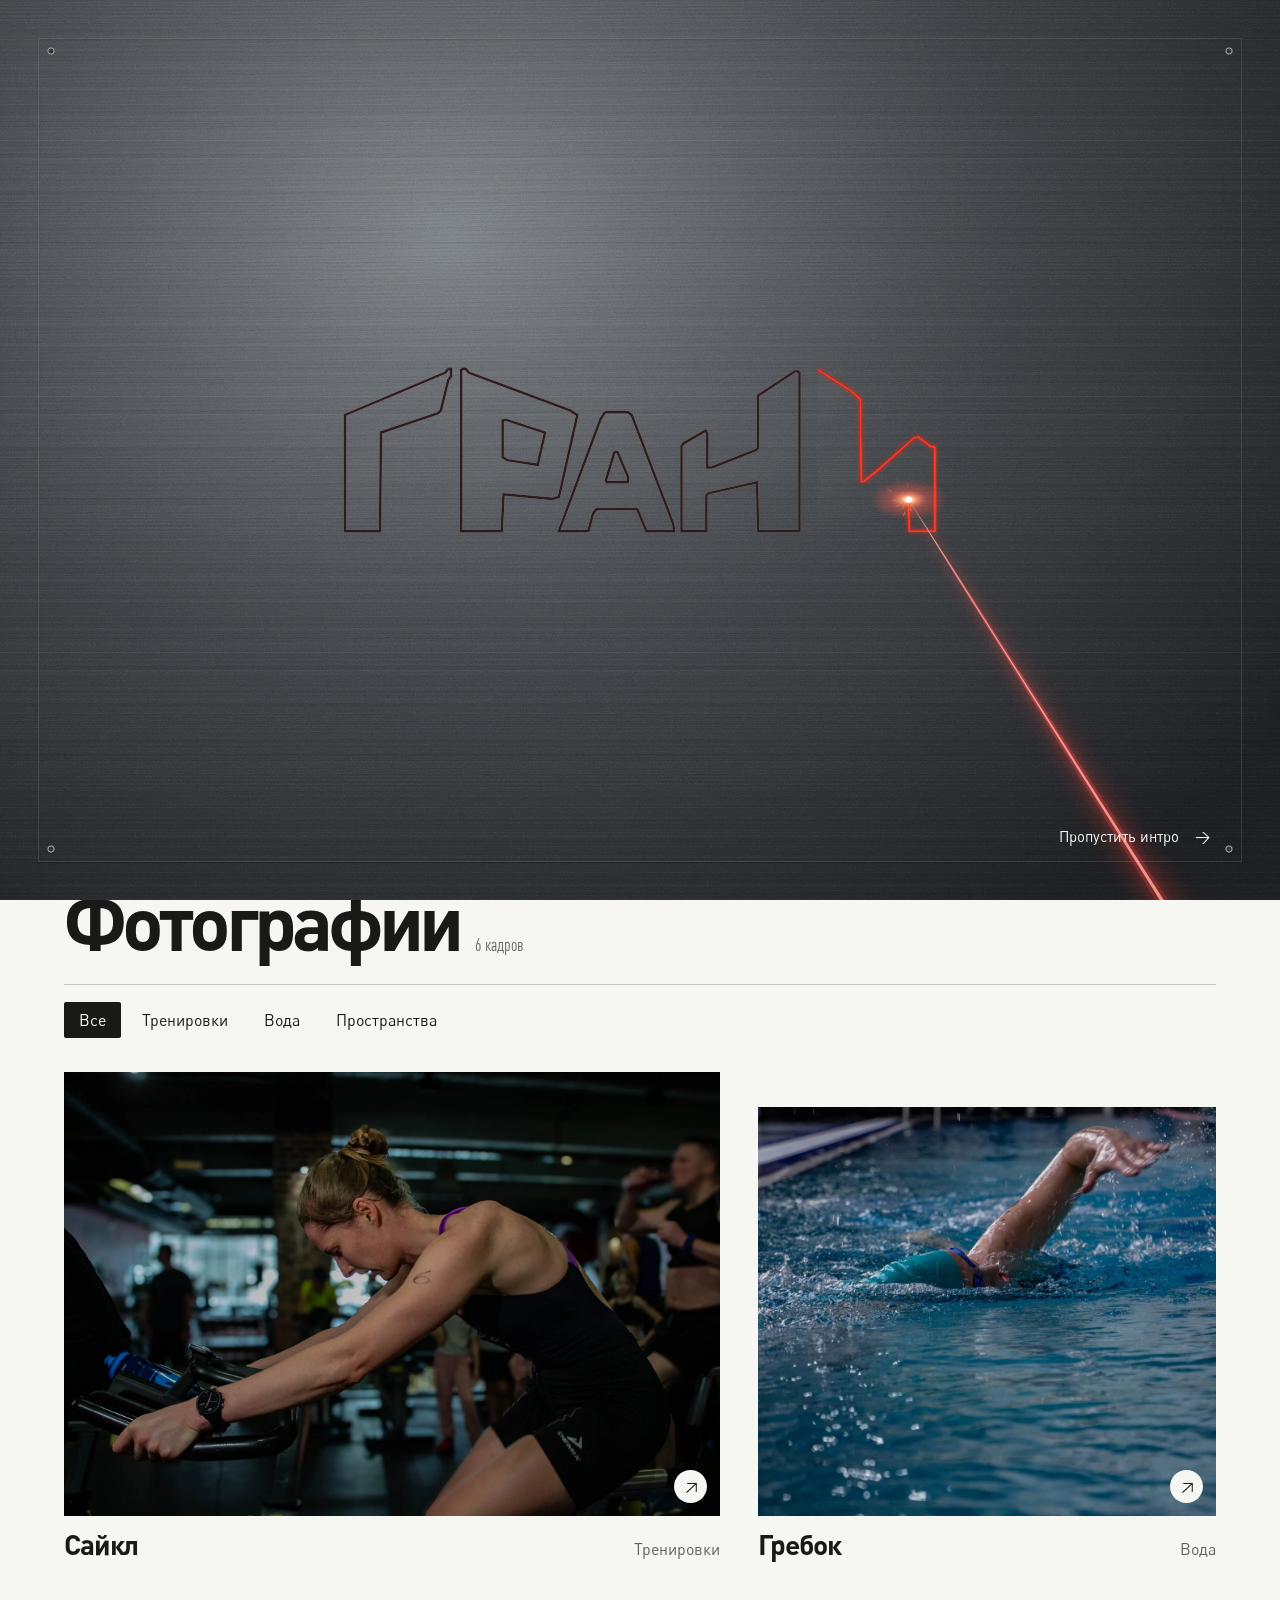
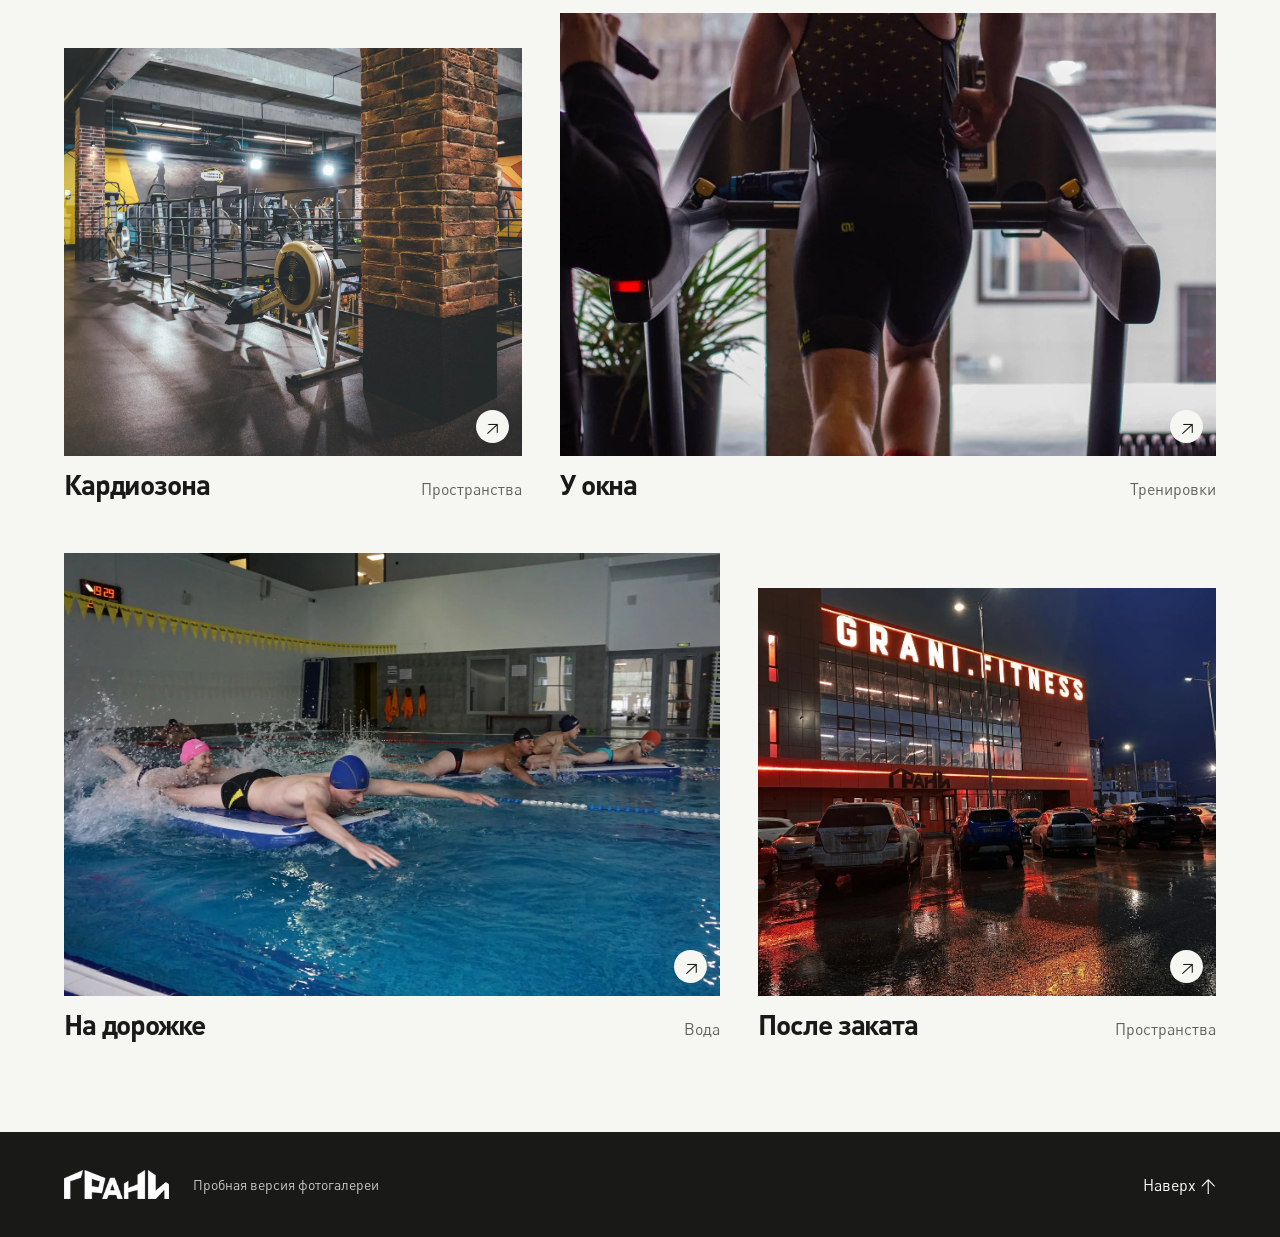
<file: gallery/index.html>
<!doctype html>
<html lang="ru"><head><meta charset="utf-8"><meta name="viewport" content="width=device-width,initial-scale=1">
<meta name="theme-color" content="#181916"><title>Клуб в кадре — Грани, Сыктывкар</title>
<meta name="description" content="Фотогалерея фитнес-клуба «Грани» в Сыктывкаре. Тренировки, вода и пространства клуба на Станционной.">
<link rel="icon" href="assets/grani.png"><link rel="stylesheet" href="gallery.css">
<script defer src="gallery.js"></script></head><body>
<div class="intro" hidden aria-label="Заставка клуба">
  <div class="metal"></div><div class="die"><svg viewBox="0 0 160 44" aria-hidden="true"><defs><linearGradient id="steel" x2=".25" y2="1"><stop stop-color="#a9aaac"/><stop offset=".35" stop-color="#54575a"/><stop offset=".65" stop-color="#8d8f90"/><stop offset="1" stop-color="#404245"/></linearGradient></defs><g class="glyph"><path class="void" d="M28,0 28.75,0 28.75,2 28,3 26,11.25 25.25,12 9.75,17.25 9.5,44 0,44 0,12.5 27.25,1Z"/><path class="slug" d="M28,0 28.75,0 28.75,2 28,3 26,11.25 25.25,12 9.75,17.25 9.5,44 0,44 0,12.5 27.25,1Z"/><path class="cut" d="M28,0 28.75,0 28.75,2 28,3 26,11.25 25.25,12 9.75,17.25 9.5,44 0,44 0,12.5 27.25,1Z"/></g><g class="glyph"><path class="void" d="M31.5,0 32.75,0 33.5,1 61,11.25 63,12.5 58,34.75 56.25,35.25 43,34 42.5,44 31.5,44Z M43.5,13.75 42.75,14 42.75,24 44,24.75 52.25,26 54.25,17.25Z"/><path class="slug" d="M31.5,0 32.75,0 33.5,1 61,11.25 63,12.5 58,34.75 56.25,35.25 43,34 42.5,44 31.5,44Z M43.5,13.75 42.75,14 42.75,24 44,24.75 52.25,26 54.25,17.25Z"/><path class="cut" d="M31.5,0 32.75,0 33.5,1 61,11.25 63,12.5 58,34.75 56.25,35.25 43,34 42.5,44 31.5,44Z"/><path class="cut" d="M43.5,13.75 42.75,14 42.75,24 44,24.75 52.25,26 54.25,17.25Z"/></g><g class="glyph"><path class="void" d="M70.5,11.75 76.75,11.75 77.75,12.5 89,42 89.25,44 81.75,44 79.25,38 68.25,38 67.25,39.25 66,44 58,44 69.25,13.75Z M73.75,22.25 73,22.75 70.75,30.25 71,30.75 76.75,30.75 76.75,29.25Z"/><path class="slug" d="M70.5,11.75 76.75,11.75 77.75,12.5 89,42 89.25,44 81.75,44 79.25,38 68.25,38 67.25,39.25 66,44 58,44 69.25,13.75Z M73.75,22.25 73,22.75 70.75,30.25 71,30.75 76.75,30.75 76.75,29.25Z"/><path class="cut" d="M70.5,11.75 76.75,11.75 77.75,12.5 89,42 89.25,44 81.75,44 79.25,38 68.25,38 67.25,39.25 66,44 58,44 69.25,13.75Z"/><path class="cut" d="M73.75,22.25 73,22.75 70.75,30.25 71,30.75 76.75,30.75 76.75,29.25Z"/></g><g class="glyph"><path class="void" d="M122.25,0.5 123.25,1 123.25,44 112,44 111.75,30.75 98.5,33.75 98,34.25 98,44 91.25,44 91.25,21 91.75,20.25 97.75,16.75 98.25,17.5 98.25,26.75 99.5,26.75 111.5,22 112,21.5 112,7.25Z"/><path class="slug" d="M122.25,0.5 123.25,1 123.25,44 112,44 111.75,30.75 98.5,33.75 98,34.25 98,44 91.25,44 91.25,21 91.75,20.25 97.75,16.75 98.25,17.5 98.25,26.75 99.5,26.75 111.5,22 112,21.5 112,7.25Z"/><path class="cut" d="M122.25,0.5 123.25,1 123.25,44 112,44 111.75,30.75 98.5,33.75 98,34.25 98,44 91.25,44 91.25,21 91.75,20.25 97.75,16.75 98.25,17.5 98.25,26.75 99.5,26.75 111.5,22 112,21.5 112,7.25Z"/></g><g class="glyph"><path class="void" d="M128.25,0.25 137.25,6 139.75,8.25 140,30.5 140.75,30.5 145,27 154.25,18.75 155.5,18.5 158.75,21 160,21.25 160,44 153,44 152.75,30.5 140.25,43.25 140.25,44 128,44Z"/><path class="slug" d="M128.25,0.25 137.25,6 139.75,8.25 140,30.5 140.75,30.5 145,27 154.25,18.75 155.5,18.5 158.75,21 160,21.25 160,44 153,44 152.75,30.5 140.25,43.25 140.25,44 128,44Z"/><path class="cut" d="M128.25,0.25 137.25,6 139.75,8.25 140,30.5 140.75,30.5 145,27 154.25,18.75 155.5,18.5 158.75,21 160,21.25 160,44 153,44 152.75,30.5 140.25,43.25 140.25,44 128,44Z"/></g><g class="laser"><path class="beam"/><circle r=".85" fill="#fff"/><g class="sparks"></g></g></svg></div>
  <svg class="front-light" aria-hidden="true"><defs>
    <radialGradient id="impact"><stop stop-color="#fff8de"/><stop offset=".08" stop-color="#fff3ce"/><stop offset=".19" stop-color="#ff753c" stop-opacity=".92"/><stop offset=".45" stop-color="#ff2715" stop-opacity=".42"/><stop offset="1" stop-color="#ff2009" stop-opacity="0"/></radialGradient>
    <linearGradient id="shaft" gradientUnits="userSpaceOnUse"><stop stop-color="#ff3427" stop-opacity=".09"/><stop offset=".72" stop-color="#ff201b" stop-opacity=".39"/><stop offset="1" stop-color="#ffbe84" stop-opacity=".9"/></linearGradient>
  </defs><path class="aura"/><path class="shaft"/><path class="ray-core"/><g class="focus-light"><ellipse rx="36" ry="19" fill="url(#impact)"/><circle r="2.3" fill="#fff8e8"/></g></svg>
  <img class="travel" src="assets/grani.png" alt=""><button class="skip" type="button">Пропустить интро <span>→</span></button>
</div>
<header id="top"><a class="brand" href="#top" aria-label="Грани, к началу страницы"><img src="assets/grani.png" width="160" height="44" alt="Грани"></a>
<nav aria-label="Навигация"><a href="#collection">Фотографии</a><a href="groups/">Занятия</a><a href="trainers/">Тренеры</a><a class="tour" href="../">3D-тур ↗</a></nav></header>
<main><section class="hero" aria-labelledby="page-title">
<div class="covers"><img class="cover visible" src="assets/cycle.webp" srcset="assets/cycle-sm.webp 780w,assets/cycle.webp 1800w" sizes="100vw" alt="Тренировка на сайклах" fetchpriority="high">
<img class="cover" src="assets/pool.webp" alt="Пловцы в бассейне"><img class="cover" src="assets/night.webp" alt="Фасад клуба в вечернем свете"></div>
<div class="hero-copy"><p class="location"><i></i> Сыктывкар&nbsp; / &nbsp;Станционная, 152</p>
<h1 id="page-title">Клуб<br>в кадре<span>.</span></h1><a class="to-collection" href="#collection">Смотреть фотографии <span>↓</span></a></div>
<div class="reel"><div class="progress"><i class="active"></i><i></i><i></i></div><div class="transport"><p aria-live="polite"><small id="frame">01 / 03</small> <strong id="cover-name">Сайкл</strong></p><button id="prev" aria-label="Предыдущая обложка">←</button><button id="next" aria-label="Следующая обложка">→</button></div></div>
</section>
<section id="collection" class="collection"><div class="collection-head"><h2>Фотографии</h2><span class="total">6 кадров</span></div>
<div class="filters" aria-label="Темы фотографий"><button aria-pressed="true">Все</button><button aria-pressed="false">Тренировки</button><button aria-pressed="false">Вода</button><button aria-pressed="false">Пространства</button></div>
<div class="grid"><figure class="shot" data-category="Тренировки"><a href="assets/cycle.webp" aria-label="Увеличить фотографию «Сайкл»"><img src="assets/cycle.webp" srcset="assets/cycle-sm.webp 780w, assets/cycle.webp 1800w" sizes="(max-width:700px) 100vw, 70vw" alt="Участница тренировки в наклоне над рулём сайкла" loading="lazy"><span class="zoom" aria-hidden="true">↗</span></a><figcaption><b>Сайкл</b><span>Тренировки</span></figcaption></figure>
<figure class="shot" data-category="Вода"><a href="assets/water.webp" aria-label="Увеличить фотографию «Гребок»"><img src="assets/water.webp" srcset="assets/water-sm.webp 780w, assets/water.webp 1800w" sizes="(max-width:700px) 100vw, 70vw" alt="Рука пловца выходит из воды над дорожкой бассейна" loading="lazy"><span class="zoom" aria-hidden="true">↗</span></a><figcaption><b>Гребок</b><span>Вода</span></figcaption></figure>
<figure class="shot" data-category="Пространства"><a href="assets/balcony.webp" aria-label="Увеличить фотографию «Кардиозона»"><img src="assets/balcony.webp" srcset="assets/balcony-sm.webp 780w, assets/balcony.webp 1800w" sizes="(max-width:700px) 100vw, 70vw" alt="Гребные тренажёры вдоль ограждения второго этажа" loading="lazy"><span class="zoom" aria-hidden="true">↗</span></a><figcaption><b>Кардиозона</b><span>Пространства</span></figcaption></figure>
<figure class="shot" data-category="Тренировки"><a href="assets/run.webp" aria-label="Увеличить фотографию «У окна»"><img src="assets/run.webp" srcset="assets/run-sm.webp 780w, assets/run.webp 1800w" sizes="(max-width:700px) 100vw, 70vw" alt="Бегун на дорожке у панорамного окна" loading="lazy"><span class="zoom" aria-hidden="true">↗</span></a><figcaption><b>У окна</b><span>Тренировки</span></figcaption></figure>
<figure class="shot" data-category="Вода"><a href="assets/pool.webp" aria-label="Увеличить фотографию «На дорожке»"><img src="assets/pool.webp" srcset="assets/pool-sm.webp 780w, assets/pool.webp 1800w" sizes="(max-width:700px) 100vw, 70vw" alt="Пловцы на соседних дорожках бассейна" loading="lazy"><span class="zoom" aria-hidden="true">↗</span></a><figcaption><b>На дорожке</b><span>Вода</span></figcaption></figure>
<figure class="shot" data-category="Пространства"><a href="assets/night.webp" aria-label="Увеличить фотографию «После заката»"><img src="assets/night.webp" srcset="assets/night-sm.webp 780w, assets/night.webp 1800w" sizes="(max-width:700px) 100vw, 70vw" alt="Вечерняя подсветка фасада клуба на Станционной" loading="lazy"><span class="zoom" aria-hidden="true">↗</span></a><figcaption><b>После заката</b><span>Пространства</span></figcaption></figure></div></section></main>
<footer><img src="assets/grani.png" width="105" height="29" alt="Грани"><span>Пробная версия фотогалереи</span><a href="#top">Наверх ↑</a></footer>
<dialog aria-label="Просмотр фотографии"><div class="viewer"><button class="close" aria-label="Закрыть просмотр">×</button><img class="full" alt=""><div class="viewer-bar"><strong></strong><span></span><button class="back" aria-label="Предыдущее фото">←</button><button class="forth" aria-label="Следующее фото">→</button></div></div></dialog>
</body></html>
</file>
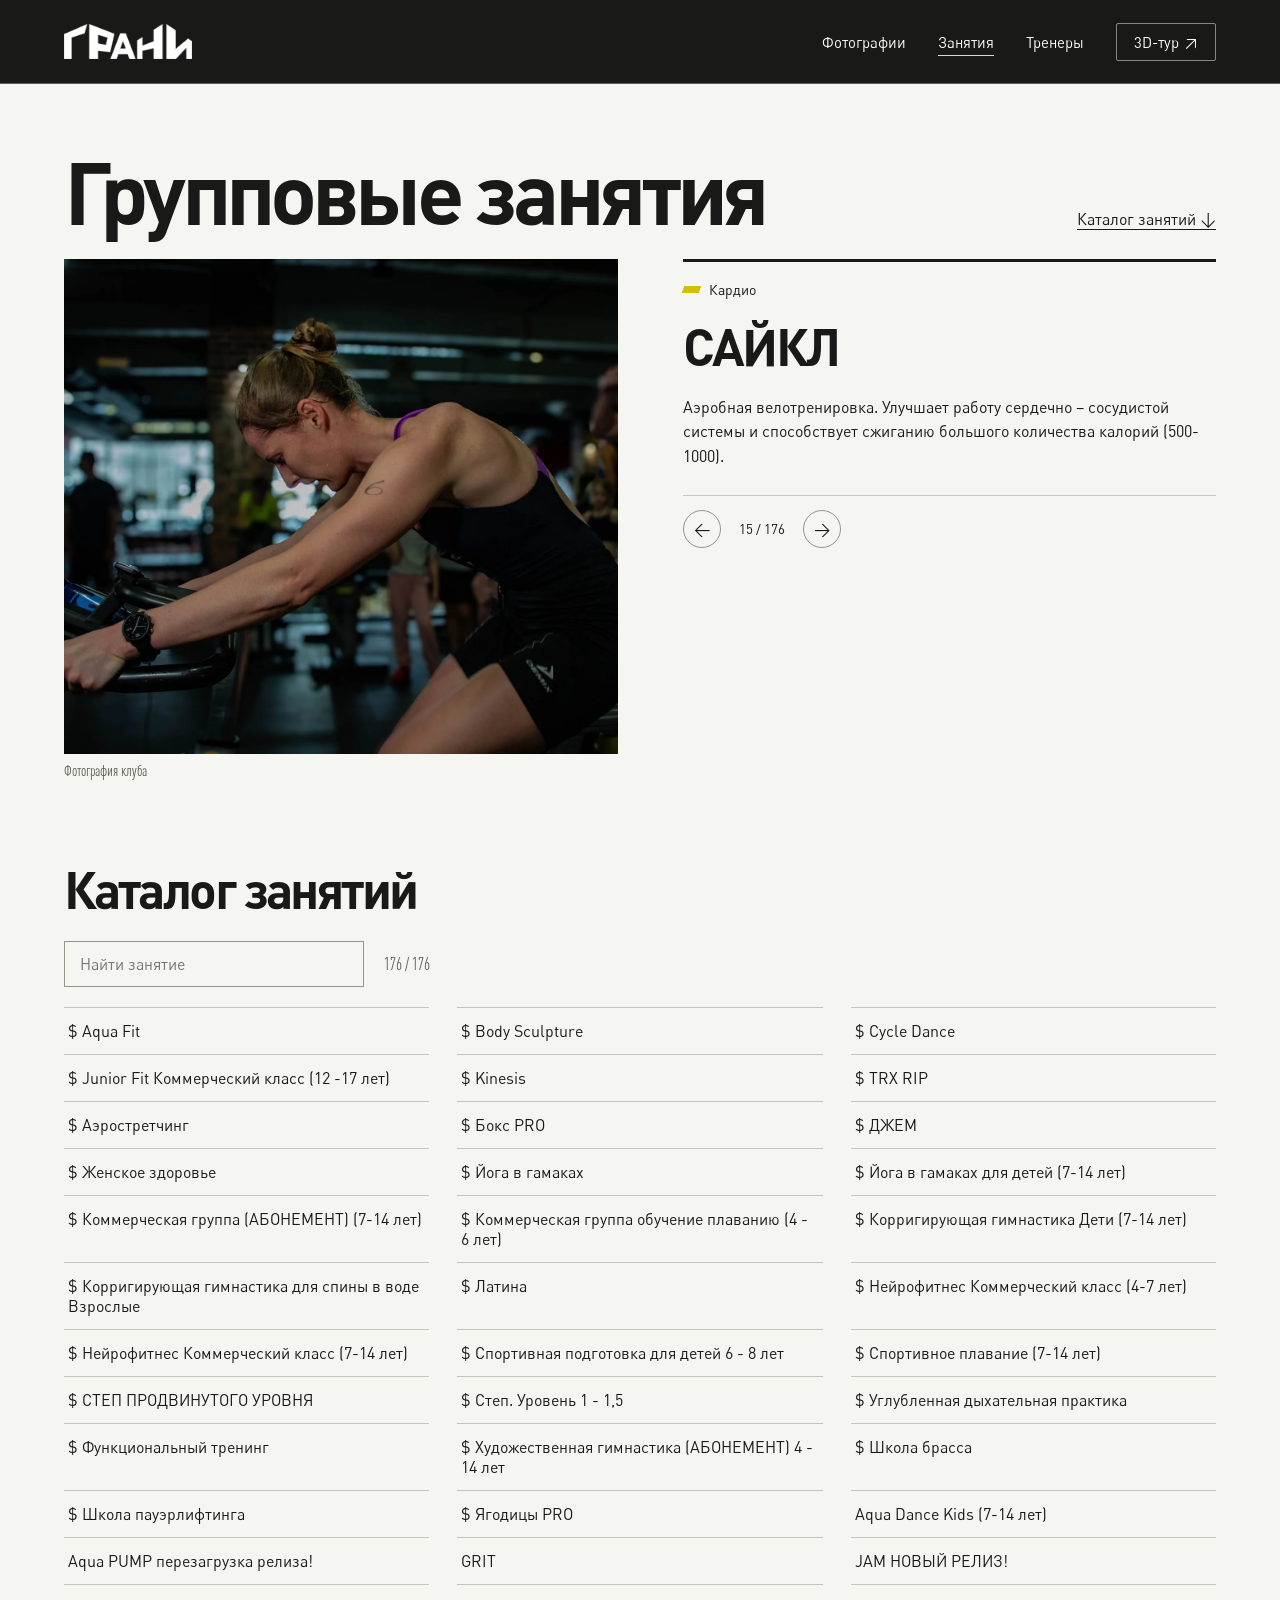
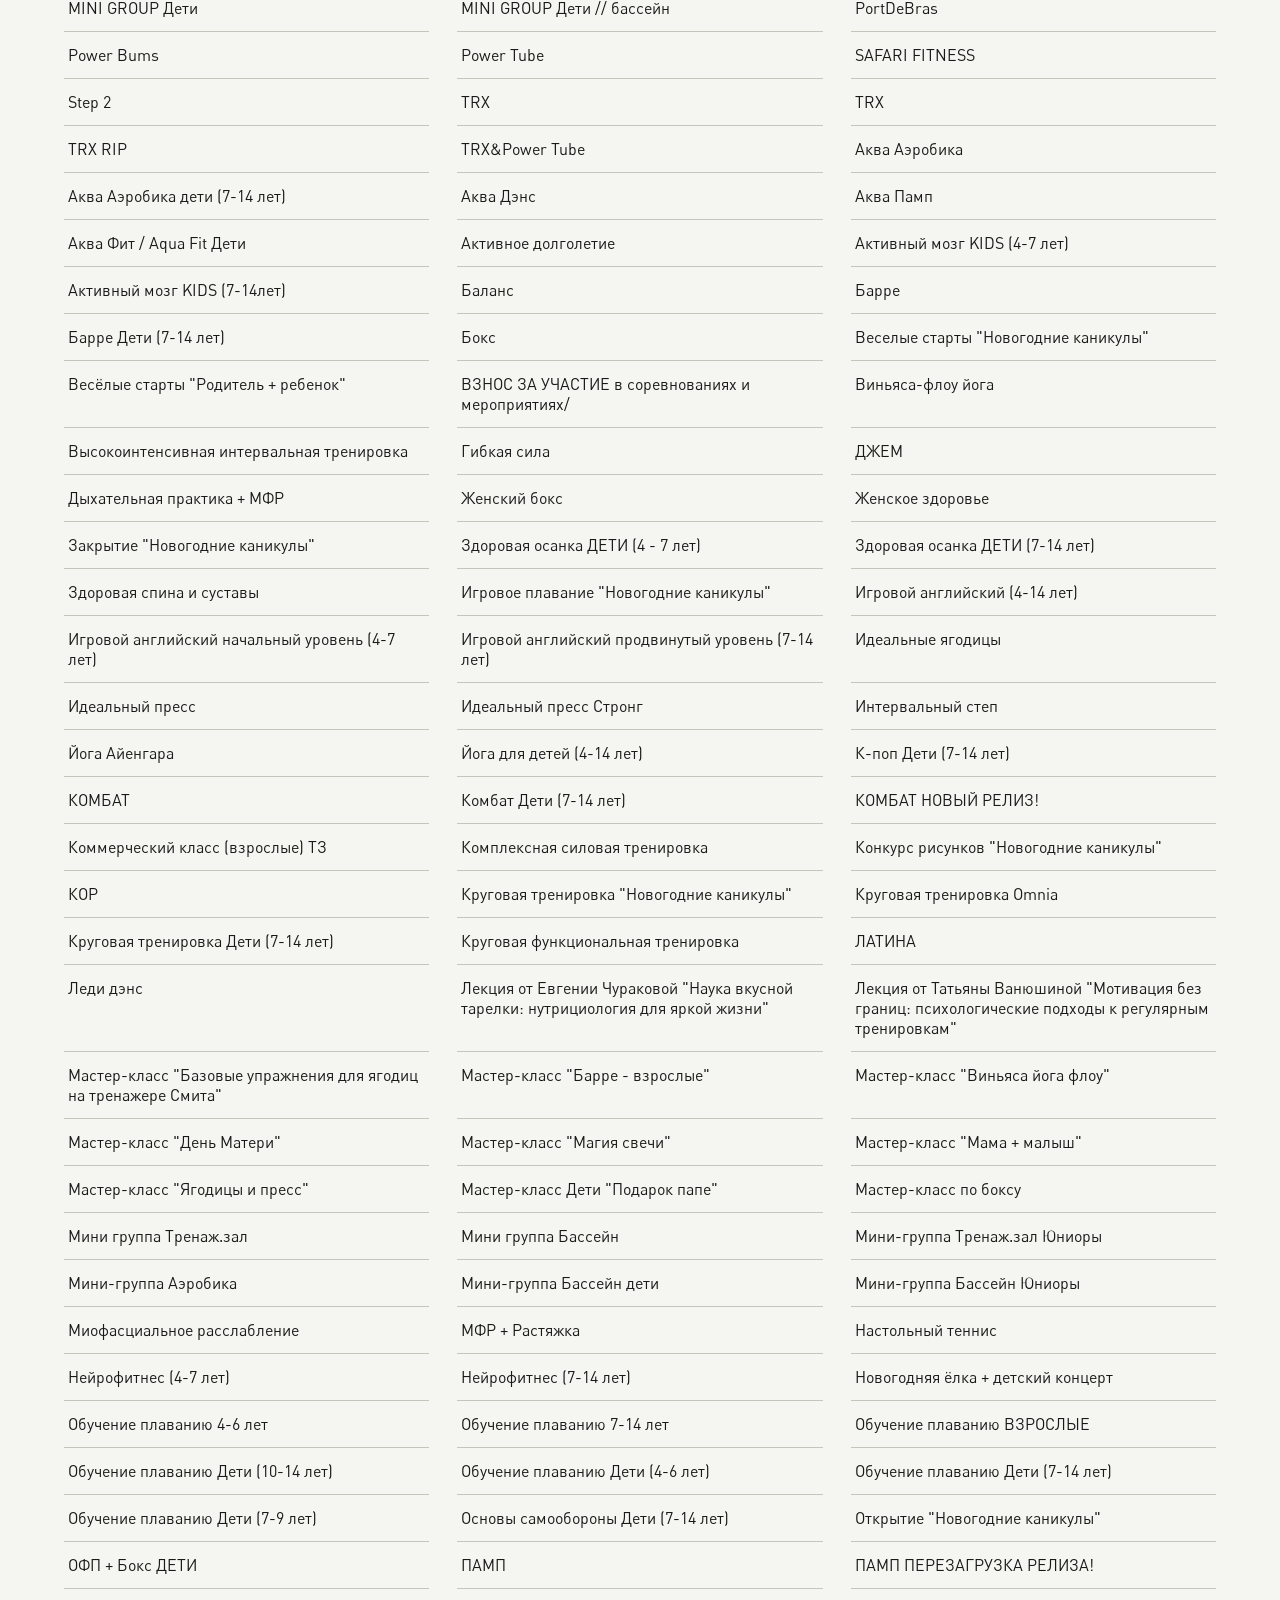
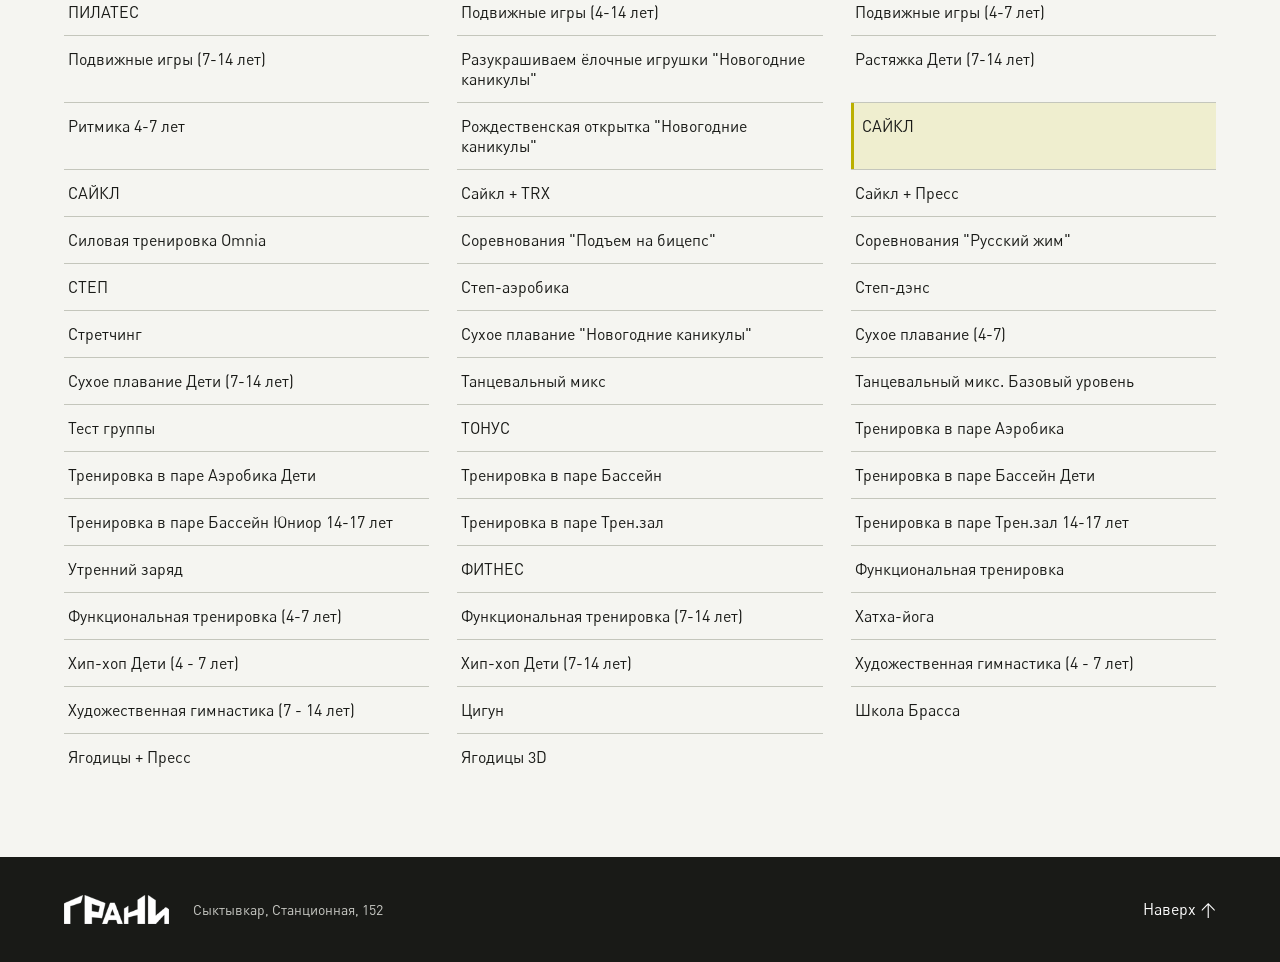
<file: gallery/groups/index.html>
<!doctype html><html lang="ru"><head><meta charset="utf-8"><meta name="viewport" content="width=device-width,initial-scale=1">
<title>Групповые занятия — фитнес-клуб «Грани»</title><meta name="theme-color" content="#191a17"><link rel="icon" href="../assets/grani.png">
<link rel="stylesheet" href="../gallery.css"><link rel="stylesheet" href="../directory.css"><script defer src="../directory.js"></script></head>
<body class="directory groups" data-first="g-15">
<header id="top"><a class="brand" href="../" aria-label="Грани — на главную"><img src="../assets/grani.png" alt="Грани" width="160" height="44"></a><nav aria-label="Разделы клуба"><a href="../#collection">Фотографии</a><a aria-current="page" href="./">Занятия</a><a href="../trainers/">Тренеры</a><a class="tour" href="../../">3D-тур ↗</a></nav></header>
<main><div class="mast"><h1>Групповые занятия</h1><a href="#catalog">Каталог занятий ↓</a></div>
<article class="spread" aria-labelledby="subject" tabindex="-1">
<div class="illustration"><div class="mount"></div><small class="caption"></small></div>
<div class="story"><p class="rubric"></p><h2 id="subject"></h2><div class="copy"></div><div class="paging"><button class="previous" aria-label="Предыдущая карточка">←</button><small></small><button class="next" aria-label="Следующая карточка">→</button></div></div>
</article>
<section class="directory-list" id="catalog"><h2>Каталог занятий</h2><div class="tools"><label><span>Найти занятие</span><input type="search" placeholder="Найти занятие" autocomplete="off"></label><span class="count" aria-live="polite"></span></div>
<div class="index"><a href="#g-133">$ Aqua Fit</a><a href="#g-62">$ Body Sculpture</a><a href="#g-61">$ Cycle Dance</a><a href="#g-153">$ Junior Fit Коммерческий класс (12 -17 лет)</a><a href="#g-174">$ Kinesis</a><a href="#g-98">$ TRX RIP</a><a href="#g-162">$ Аэростретчинг</a><a href="#g-33">$ Бокс PRO</a><a href="#g-149">$ ДЖЕМ</a><a href="#g-163">$ Женское здоровье</a><a href="#g-106">$ Йога в гамаках</a><a href="#g-22">$ Йога в гамаках для детей (7-14 лет)</a><a href="#g-134">$ Коммерческая группа (АБОНЕМЕНТ) (7-14 лет)</a><a href="#g-132">$ Коммерческая группа обучение плаванию (4 - 6 лет)</a><a href="#g-84">$ Корригирующая гимнастика Дети (7-14 лет)</a><a href="#g-94">$ Корригирующая гимнастика для спины в воде Взрослые</a><a href="#g-156">$ Латина</a><a href="#g-19">$ Нейрофитнес Коммерческий класс (4-7 лет)</a><a href="#g-161">$ Нейрофитнес Коммерческий класс (7-14 лет)</a><a href="#g-145">$ Спортивная подготовка для детей 6 - 8 лет</a><a href="#g-20">$ Спортивное плавание (7-14 лет)</a><a href="#g-146">$ СТЕП ПРОДВИНУТОГО УРОВНЯ</a><a href="#g-155">$ Степ. Уровень 1 - 1,5</a><a href="#g-101">$ Углубленная дыхательная практика</a><a href="#g-157">$ Функциональный тренинг</a><a href="#g-100">$ Художественная гимнастика (АБОНЕМЕНТ) 4 - 14 лет</a><a href="#g-55">$ Школа брасса</a><a href="#g-88">$ Школа пауэрлифтинга</a><a href="#g-18">$ Ягодицы PRO</a><a href="#g-87">Aqua Dance Kids (7-14 лет)</a><a href="#g-99">Aqua PUMP перезагрузка релиза!</a><a href="#g-86">GRIT</a><a href="#g-21">JAM НОВЫЙ РЕЛИЗ!</a><a href="#g-113">MINI GROUP Дети</a><a href="#g-42">MINI GROUP Дети // бассейн</a><a href="#g-66">PortDeBras</a><a href="#g-11">Power Bums</a><a href="#g-37">Power Tube</a><a href="#g-54">SAFARI FITNESS</a><a href="#g-32">Step 2</a><a href="#g-108">TRX</a><a href="#g-109">TRX</a><a href="#g-128">TRX RIP</a><a href="#g-6">TRX&amp;Power Tube</a><a href="#g-121">Аква Аэробика</a><a href="#g-3">Аква Аэробика дети (7-14 лет)</a><a href="#g-105">Аква Дэнс</a><a href="#g-117">Аква Памп</a><a href="#g-12">Аква Фит / Aqua Fit Дети</a><a href="#g-30">Активное долголетие</a><a href="#g-57">Активный мозг KIDS (4-7 лет)</a><a href="#g-78">Активный мозг KIDS (7-14лет)</a><a href="#g-5">Баланс</a><a href="#g-151">Барре</a><a href="#g-152">Барре Дети (7-14 лет)</a><a href="#g-59">Бокс</a><a href="#g-45">Веселые старты &quot;Новогодние каникулы&quot;</a><a href="#g-81">Весёлые старты &quot;Родитель + ребенок&quot;</a><a href="#g-16">ВЗНОС ЗА УЧАСТИЕ в соревнованиях и мероприятиях/</a><a href="#g-150">Виньяса-флоу йога</a><a href="#g-65">Высокоинтенсивная интервальная тренировка</a><a href="#g-67">Гибкая сила</a><a href="#g-148">ДЖЕМ</a><a href="#g-41">Дыхательная практика + МФР</a><a href="#g-58">Женский бокс</a><a href="#g-68">Женское здоровье</a><a href="#g-56">Закрытие &quot;Новогодние каникулы&quot;</a><a href="#g-17">Здоровая осанка ДЕТИ (4 - 7 лет)</a><a href="#g-91">Здоровая осанка ДЕТИ (7-14 лет)</a><a href="#g-39">Здоровая спина и суставы</a><a href="#g-46">Игровое плавание &quot;Новогодние каникулы&quot;</a><a href="#g-29">Игровой английский (4-14 лет)</a><a href="#g-82">Игровой английский начальный уровень (4-7 лет)</a><a href="#g-89">Игровой английский продвинутый уровень (7-14 лет)</a><a href="#g-85">Идеальные ягодицы</a><a href="#g-69">Идеальный пресс</a><a href="#g-130">Идеальный пресс Стронг</a><a href="#g-172">Интервальный степ</a><a href="#g-38">Йога Айенгара</a><a href="#g-60">Йога для детей (4-14 лет)</a><a href="#g-4">К-поп Дети (7-14 лет)</a><a href="#g-125">КОМБАТ</a><a href="#g-154">Комбат Дети (7-14 лет)</a><a href="#g-23">КОМБАТ НОВЫЙ РЕЛИЗ!</a><a href="#g-44">Коммерческий класс (взрослые) ТЗ</a><a href="#g-122">Комплексная силовая тренировка</a><a href="#g-52">Конкурс рисунков &quot;Новогодние каникулы&quot;</a><a href="#g-147">КОР</a><a href="#g-53">Круговая тренировка &quot;Новогодние каникулы&quot;</a><a href="#g-107">Круговая тренировка Omnia</a><a href="#g-90">Круговая тренировка Дети (7-14 лет)</a><a href="#g-64">Круговая функциональная тренировка</a><a href="#g-123">ЛАТИНА</a><a href="#g-63">Леди дэнс</a><a href="#g-9">Лекция от Евгении Чураковой &quot;Наука вкусной тарелки: нутрициология для яркой жизни&quot;</a><a href="#g-31">Лекция от Татьяны Ванюшиной &quot;Мотивация без границ: психологические подходы к регулярным тренировкам&quot;</a><a href="#g-7">Мастер-класс &quot;Базовые упражнения для ягодиц на тренажере Смита&quot;</a><a href="#g-143">Мастер-класс &quot;Барре - взрослые&quot;</a><a href="#g-142">Мастер-класс &quot;Виньяса йога флоу&quot;</a><a href="#g-173">Мастер-класс &quot;День Матери&quot;</a><a href="#g-138">Мастер-класс &quot;Магия свечи&quot;</a><a href="#g-171">Мастер-класс &quot;Мама + малыш&quot;</a><a href="#g-160">Мастер-класс &quot;Ягодицы и пресс&quot;</a><a href="#g-166">Мастер-класс Дети &quot;Подарок папе&quot;</a><a href="#g-8">Мастер-класс по боксу</a><a href="#g-72">Мини группа Tренаж.зал</a><a href="#g-10">Мини группа Бассейн</a><a href="#g-137">Мини-группа Tренаж.зал Юниоры</a><a href="#g-34">Мини-группа Аэробика</a><a href="#g-167">Мини-группа Бассейн дети</a><a href="#g-110">Мини-группа Бассейн Юниоры</a><a href="#g-40">Миофасциальное расслабление</a><a href="#g-104">МФР + Растяжка</a><a href="#g-83">Настольный теннис</a><a href="#g-95">Нейрофитнес (4-7 лет)</a><a href="#g-14">Нейрофитнес (7-14 лет)</a><a href="#g-175">Новогодняя ёлка + детский концерт</a><a href="#g-169">Обучение плаванию 4-6 лет</a><a href="#g-27">Обучение плаванию 7-14 лет</a><a href="#g-96">Обучение плаванию ВЗРОСЛЫЕ</a><a href="#g-141">Обучение плаванию Дети (10-14 лет)</a><a href="#g-140">Обучение плаванию Дети (4-6 лет)</a><a href="#g-97">Обучение плаванию Дети (7-14 лет)</a><a href="#g-144">Обучение плаванию Дети (7-9 лет)</a><a href="#g-77">Основы самообороны Дети (7-14 лет)</a><a href="#g-50">Открытие &quot;Новогодние каникулы&quot;</a><a href="#g-93">ОФП + Бокс ДЕТИ</a><a href="#g-112">ПАМП</a><a href="#g-164">ПАМП ПЕРЕЗАГРУЗКА РЕЛИЗА!</a><a href="#g-115">ПИЛАТЕС</a><a href="#g-80">Подвижные игры (4-14 лет)</a><a href="#g-79">Подвижные игры (4-7 лет)</a><a href="#g-131">Подвижные игры (7-14 лет)</a><a href="#g-49">Разукрашиваем ёлочные игрушки &quot;Новогодние каникулы&quot;</a><a href="#g-102">Растяжка Дети (7-14 лет)</a><a href="#g-13">Ритмика 4-7 лет</a><a href="#g-51">Рождественская открытка &quot;Новогодние каникулы&quot;</a><a href="#g-15">САЙКЛ</a><a href="#g-120">САЙКЛ</a><a href="#g-118">Сайкл + TRX</a><a href="#g-119">Сайкл + Пресс</a><a href="#g-25">Силовая тренировка Omnia</a><a href="#g-43">Соревнования &quot;Подъем на бицепс&quot;</a><a href="#g-139">Соревнования &quot;Русский жим&quot;</a><a href="#g-126">СТЕП</a><a href="#g-135">Степ-аэробика</a><a href="#g-103">Степ-дэнс</a><a href="#g-116">Стретчинг</a><a href="#g-48">Сухое плавание &quot;Новогодние каникулы&quot;</a><a href="#g-35">Сухое плавание (4-7)</a><a href="#g-70">Сухое плавание Дети (7-14 лет)</a><a href="#g-124">Танцевальный микс</a><a href="#g-74">Танцевальный микс. Базовый уровень</a><a href="#g-136">Тест группы</a><a href="#g-24">ТОНУС</a><a href="#g-111">Тренировка в паре Аэробика</a><a href="#g-170">Тренировка в паре Аэробика Дети</a><a href="#g-158">Тренировка в паре Бассейн</a><a href="#g-159">Тренировка в паре Бассейн Дети</a><a href="#g-176">Тренировка в паре Бассейн Юниор 14-17 лет</a><a href="#g-73">Тренировка в паре Трен.зал</a><a href="#g-168">Тренировка в паре Трен.зал 14-17 лет</a><a href="#g-127">Утренний заряд</a><a href="#g-165">ФИТНЕС</a><a href="#g-71">Функциональная тренировка</a><a href="#g-76">Функциональная тренировка (4-7 лет)</a><a href="#g-75">Функциональная тренировка (7-14 лет)</a><a href="#g-129">Хатха-йога</a><a href="#g-28">Хип-хоп Дети (4 - 7 лет)</a><a href="#g-92">Хип-хоп Дети (7-14 лет)</a><a href="#g-1">Художественная гимнастика (4 - 7 лет)</a><a href="#g-2">Художественная гимнастика (7 - 14 лет)</a><a href="#g-26">Цигун</a><a href="#g-47">Школа Брасса</a><a href="#g-36">Ягодицы + Пресс</a><a href="#g-114">Ягодицы 3D</a></div><p class="empty" hidden>По этому запросу ничего не найдено. Попробуйте другое название или имя.</p></section></main>
<footer><img src="../assets/grani.png" width="105" height="29" alt="Грани"><span>Сыктывкар, Станционная, 152</span><a href="#top">Наверх ↑</a></footer>
<script type="application/json" id="records">[{"id":"g-1","name":"Художественная гимнастика (4 - 7 лет)","category":"Детские занятия","photo":"../assets/directory/5c78baee0a916e.webp","sections":[["Описание","Художественная гимнастика — это больше, чем спорт. Это язык тела, на котором говорит красота.Представьте, как Ваш ребёнок не просто выполняет упражнения, а рассказывает целую историю пластикой своего тела, чувствует ритм музыки и уверенно владеет каждым движением.ваш ребенок освоит: +идеальную осанку и гибкость: уверенно сядет на шпагат, разовьёт природную пластику.+базовые и сложные элементы: изящные прыжки, виртуозные повороты, основы акробатики. +артистизм и музыкальность: научится выражать эмоции через танец, слышать и чувствовать музыку, превращая номер в маленький спектакль."]]},{"id":"g-2","name":"Художественная гимнастика (7 - 14 лет)","category":"Детские занятия","photo":"../assets/directory/5c78baee0a916e.webp","sections":[["Описание","Художественная гимнастика — это больше, чем спорт. Это язык тела, на котором говорит красота.Представьте, как Ваш ребёнок не просто выполняет упражнения, а рассказывает целую историю пластикой своего тела, чувствует ритм музыки и уверенно владеет каждым движением.ваш ребенок освоит: +идеальную осанку и гибкость: уверенно сядет на шпагат, разовьёт природную пластику.+базовые и сложные элементы: изящные прыжки, виртуозные повороты, основы акробатики. +артистизм и музыкальность: научится выражать эмоции через танец, слышать и чувствовать музыку, превращая номер в маленький спектакль."]]},{"id":"g-3","name":"Аква Аэробика дети (7-14 лет)","category":"Вода","photo":"../assets/pool.webp","sections":[["Описание","Аквааэробика для детей — это выполнение плавательных и физических упражнений под музыку в воде в оздоровительных целях. Это одна из разновидностей аэробики, тренировки которой проходят в бассейне."]]},{"id":"g-4","name":"К-поп Дети (7-14 лет)","category":"Детские занятия","photo":"../assets/directory/5c78baee0a916e.webp","sections":[["Описание","K-Pop Dance - это стиль танца, который возник в Южной Корее вместе с популярной музыкальной культурой K-Pop. Это направление характеризуется динамичными и энергичными движениями. На наших занятиях мы будем учить исполнение танцев известных K-pop артистов (например, BTS, Blackpink, EXO, Stray Kids) Занятия помогают развить физическую форму, хореографические навыки, чувство ритма и уверенность в себе."]]},{"id":"g-5","name":"Баланс","category":"Mind & Body","photo":"../assets/directory/23a42ca83a0bc3.webp","sections":[["Описание","Фитнес-тренировка в спокойном, размеренном темпе формата \"Mind&Body\" (\"Разум и тело\"). В основе тренировки лежат серии простых движений йоги, упражнения пилатес, выполняемые под фоновую музыку. Основная цель тренировки - повышение гибкости тела, подвижности суставов. Также стоит отметить, что тренировка Баланс нацелена и на укрепление мышц, за счет включения в нее активной работы стоя с собственным весом, поэтому энергии на тренировке будет потрачено больше, чем, например, на занятии по стретчингу. Тренировки могут включать в себя элементы релаксации для избавления от стресса и негатива.\nТренировка Баланс придется по вкусу тем, кто любит пилатес и йогу, многие упражнения были взяты из этих систем, но в видоизмененном виде. Отдельно стоит написать о прекрасном музыкальном сопровождении тренировки, которое позволит в полной мере насладиться процессом . Оптимальный режим посещения тренировки - 2-3 раза в неделю, этого достаточно для повышения силы и гибкости тела и обр"]]},{"id":"g-6","name":"TRX&Power Tube","category":"Сила и функциональный тренинг","photo":"../assets/directory/342d58ef285a6c.webp","sections":[["Описание","Функциональная тренировка *TRX И ТУБА длится 45 минут и подходит участникам с опытом и готовностью к комплексной нагрузке. Сочетание петель TRX и ТУБ (4, 6 и 8 кг) развивает силу, устойчивость и контроль движения. В занятие включены упражнения на баланс, работу корпуса и укрепление основных мышечных групп. Регулярные тренировки помогают повысить выносливость, улучшить устойчивость движений, укрепить тело и сделать технику более точной. Тренер Анна Ветошкина внимательно следит за выполнением упражнений, обеспечивая качественный тренировочный процесс. Присоединяйтесь к занятию, чтобы уверенно укреплять форму и двигаться вперёд."]]},{"id":"g-7","name":"Мастер-класс \"Базовые упражнения для ягодиц на тренажере Смита\"","category":"Мероприятия","photo":"../assets/night.webp","sections":[["Описание","23 мая в 13:00 приглашаем на мастер-класс от Ксении Мальгиной\n«Базовые упражнения для ягодиц на тренажёре Смита»\nКсения покажет, как грамотно использовать тренажёр Смита для эффективной и безопасной проработки ягодичных мышц. В программе мастер-класса:\n- биомеханика движений — понимание того, какие мышцы работают и почему;\n- выпады, румынская тяга, ягодичный мост с акцентом на технику;\n- разбор типичных ошибок, которые снижают результат или ведут к травмам.\nМастер-класс подходит для участников с любым уровнем подготовки."]]},{"id":"g-8","name":"Мастер-класс по боксу","category":"Мероприятия","photo":"../assets/night.webp","sections":[["Описание","Готовы поставить удар? Мастер-класс по боксу в «Грани»!\nЖдём всех, кто хочет попробовать себя в боксе! Под руководством тренера Руслана Павлова вы освоите основы за один мастер-класс!\nПрограмма:\n1. Техника и постановка удара.\n2. Работа в парах.\n3. Основы защиты и уклонов.\nВажно: с собой нужны боксёрские перчатки. Всё остальное (скакалки, теннисные мячи) предоставим.\nДля клиентов фитнес-клуба «Грани» — участие бесплатно!\nДата: 13 декабря\nВремя: 12:00\nМесто: зона ринга на 3 этаже."]]},{"id":"g-9","name":"Лекция от Евгении Чураковой \"Наука вкусной тарелки: нутрициология для яркой жизни\"","category":"Мероприятия","photo":"../assets/night.webp","sections":[]},{"id":"g-10","name":"Мини группа Бассейн","category":"Вода","photo":"../assets/pool.webp","sections":[]},{"id":"g-11","name":"Power Bums","category":"Сила и функциональный тренинг","photo":"../assets/directory/342d58ef285a6c.webp","sections":[["Описание","Power Bums - это\nСиловая функциональная тренировка для сильных и стройных ног, великолепных ягодиц и подтянутого живота.\nPower Bums - это отличный выбор для всех, кто хочет улучшить свою физическую форму и укрепить нижнюю часть тела и мышцы кора.\nОсновное преимущество занятия заключается в том, что тренировка специализирована на силе и функциональности, что позволяет развивать мощные и стройные ноги, а также великолепные ягодицы и подтянутый живот. Это достигается благодаря использованию тренажера Power Tube и степ-платформы, что добавляет разнообразия и эффекта.\nВторое преимущество — это низкоударный формат нагрузки (без прыжков). Такой подход минимизирует риск травм и делает тренировку доступной для широкой аудитории, включая людей с различными уровнями физической подготовленности. С акцентом на техничное исполнение упражнений, участники могут уверенно работать над своей техникой.\nТретье важное достоинство"]]},{"id":"g-12","name":"Аква Фит / Aqua Fit Дети","category":"Вода","photo":"../assets/pool.webp","sections":[]},{"id":"g-13","name":"Ритмика 4-7 лет","category":"Детские занятия","photo":"../assets/directory/5c78baee0a916e.webp","sections":[["Описание","Весёлые занятия под музыку, где дети развивают чувство ритма, координацию и пластичность. Через танцевальные движения и простые упражнения ребёнок учится выражать себя, становится более подвижным и раскрепощённым."]]},{"id":"g-14","name":"Нейрофитнес (7-14 лет)","category":"Детские занятия","photo":"../assets/directory/5c78baee0a916e.webp","sections":[["Описание","Занятие Нейрофитнес улучшает и развивает когнитивные процессы и эмоциональное состояние ребенка, основано на формирование и развитии мышц нашего мозга. Включает в себя комплекс стандартных упражнений для развития определенных функций мозга. Нейрофитнес - повышает психологическую жизнестойкость, адаптивный и ресурсный потенциал ребенка.\nБлагодаря нейрофитнесу улучшается концентрация внимания, память, сосредоточенность, усидчивость, стрессоустойчивость, снимается излишняя тревожность, напряжение, повышается уверенность в себе, своих силах, укрепляется сила воли."]]},{"id":"g-15","name":"САЙКЛ","category":"Кардио","photo":"../assets/cycle.webp","sections":[["Описание","Аэробная велотренировка. Улучшает работу сердечно – сосудистой системы и способствует сжиганию большого количества калорий (500-1000)."]]},{"id":"g-16","name":"ВЗНОС ЗА УЧАСТИЕ в соревнованиях и мероприятиях/","category":"Мероприятия","photo":"../assets/night.webp","sections":[]},{"id":"g-17","name":"Здоровая осанка ДЕТИ (4 - 7 лет)","category":"Детские занятия","photo":"../assets/directory/5c78baee0a916e.webp","sections":[["Описание","Тренировка направлена на укрепление мышц спины и корпуса, развитие гибкости и правильных привычек движения. В игровой форме дети учатся держать спину ровно, красиво ходить и сидеть, что помогает формировать здоровую осанку и уверенность в себе."]]},{"id":"g-18","name":"$ Ягодицы PRO","category":"Сила и функциональный тренинг","photo":"../assets/directory/342d58ef285a6c.webp","sections":[["Описание","Новая мини-группа — Ягодицы PRO!\nТеперь вы сможете проработать ягодичные мышцы с акцентом на лучшие методы, подтверждённые наукой.\nЧто вас ждёт:\nНа занятиях Ягодицы PRO мы будем фокусироваться на эффективных упражнениях для максимальной активации и укрепления большой ягодичной мышцы (GMax), включая её роль в разгибании бедра. В программе: разные виды выпадов, тяги и жима, которые дают высокий уровень активации GMax, а также оптимальные методики нагрузки для усиления мышц.\nМы придерживаемся научного подхода, подбирая упражнения, которые лучше всего активируют нужные мышцы и дают вам возможность безопасно прогрессировать. На этих занятиях вы не просто тренируетесь, но и понимаете, как каждое движение ведёт к цели."]]},{"id":"g-19","name":"$ Нейрофитнес Коммерческий класс (4-7 лет)","category":"Детские занятия","photo":"../assets/directory/5c78baee0a916e.webp","sections":[["Описание","Занятие Нейрофитнес улучшает и развивает когнитивные процессы и эмоциональное состояние ребенка, основано на формирование и развитии мышц нашего мозга. Включает в себя комплекс стандартных упражнений для развития определенных функций мозга. Нейрофитнес - повышает психологическую жизнестойкость, адаптивный и ресурсный потенциал ребенка.\nБлагодаря нейрофитнесу улучшается концентрация внимания, память, сосредоточенность, усидчивость, стрессоустойчивость, снимается излишняя тревожность, напряжение, повышается уверенность в себе, своих силах, укрепляется сила воли."]]},{"id":"g-20","name":"$ Спортивное плавание (7-14 лет)","category":"Вода","photo":"../assets/pool.webp","sections":[["Описание","Цель подготовки – победа в городских соревнованиях по плаванию и присвоение спортивного разряда. Мы учим детей дисциплине, целеустремленности и командной работе. Подходим индивидуально к программе тренировок каждого ребенка, с учетом его сильных сторон и слабых мест. Наша цель - помочь каждому спортсмену достичь максимальных результатов в плавании, при этом поддерживая интерес к спорту и здоровому образу жизни."]]},{"id":"g-21","name":"JAM НОВЫЙ РЕЛИЗ!","category":"Танец","photo":"../assets/directory/0d92fd11a255b5.webp","sections":[["Описание","BODYJAM- это слияние новейших танцевальных стилей и горячих музыкальных ритмов! Тренировка поможет вам провести время не только с пользой для фигуры, но и очень позитивно. Танцы проходят под различные музыкальные стили, среди которых хаус, хип-хоп, трэп, драм-н-бэйс и другие стили электронной музыки. Тренироваться может даже тот, кто никогда раньше не занимался танцами — занятия доступны абсолютно каждому."]]},{"id":"g-22","name":"$ Йога в гамаках для детей (7-14 лет)","category":"Детские занятия","photo":"../assets/directory/5c78baee0a916e.webp","sections":[]},{"id":"g-23","name":"КОМБАТ НОВЫЙ РЕЛИЗ!","category":"Единоборства","photo":"../assets/directory/4049829a9dacbb.webp","sections":[["Описание","COMBAT - это энергичная тренировка, вдохновленная боевыми искусствами. Тренировка полностью бесконтактна, и в ней нет сложных движений, которые нужно освоить. COMBAT быстро приводит в форму, развивает скорость и силу, укрепляет сердечно-сосудистую систему."]]},{"id":"g-24","name":"ТОНУС","category":"Программы клуба","photo":"../assets/balcony.webp","sections":[["Описание","ТОНУС — это функциональная фитнес-тренировка, разработанная для комплексной проработки всего тела. Особенность занятия - это гармоничное сочетание трех видов нагрузки: интенсивного кардио, силовой работы и упражнений на развитие мышц-стабилизаторов. В ходе урока вы последовательно проработаете все основные мышечные группы, что способствует быстрому формированию подтянутого силуэта. Динамичные связки помогают значительно улучшить выносливость, координацию и общую гибкость. Тренировка рассчитана на средний и высокий уровень подготовки. Начинающие участники смогут выбирать комфортную амплитуду и темп выполнения. Регулярные занятия помогут не только сжечь лишние калории, но и зарядиться энергией для повседневных дел. Присоединяйтесь, чтобы обрести идеальный баланс силы и грации в рамках одной программы."]]},{"id":"g-25","name":"Силовая тренировка Omnia","category":"Сила и функциональный тренинг","photo":"../assets/directory/342d58ef285a6c.webp","sections":[["Описание","Силовой кроссфит — это высокоинтенсивная интервальная тренировка с элементами тяжелой атлетики, пауэрлифтинга, гимнастики и кардио.\nВысокоинтенсивные тренировки способствуют сжиганию калорий как во время, так и после тренировки, улучшается композиция тела, происходит наращивание мышечной массы и снижение процента жира в организме, улучшение ментального здоровья, снижение стресса, повышение уверенности в себе.\nОсновные направления упражнений: элементы тяжелой атлетики, махи гирями, приседания, становая тяга, жим лежа, прыжки на тумбу, кардионагрузка.\nПодходит для людей с разным уровнем подготовки."]]},{"id":"g-26","name":"Цигун","category":"Mind & Body","photo":"../assets/directory/23a42ca83a0bc3.webp","sections":[["Описание","Основу тренировки составляют два знаменитых комплекса, которым уже много веков, но которые так нужны современному человеку.\nПервая часть: «8 отрезов парчи» — настраиваем тело\n· Мягко вытягиваем позвоночник, «толкая небо» ладонями.\n· Раскрываем грудную клетку, словно натягивая лук.\n· Делаем аккуратные скрутки, возвращая подвижность спине.\n· Балансируем на носках, включая в работу все тело.\nЭта часть учит нас чувствовать вертикаль, расслаблять зажимы и готовит тело к более активной динамике.\nВторая часть: «Игры 5 зверей» — пробуждаем энергию\n· Мы почувствуем силу Тигра, когда мягко пружиним в спине.\n· Обретем грацию Оленя, балансируя на одной ноге.\n· Загрузимся мощью Медведя, переваливаясь с ноги на ногу.\n· Внесем легкость Обезьяны в наши движения.\n· И закончим спокойствием Журавля, паря на месте.\nЖдем вас на занятии, чтобы вместе исследовать возможности тела и наполн"]]},{"id":"g-27","name":"Обучение плаванию 7-14 лет","category":"Вода","photo":"../assets/pool.webp","sections":[]},{"id":"g-28","name":"Хип-хоп Дети (4 - 7 лет)","category":"Детские занятия","photo":"../assets/directory/5c78baee0a916e.webp","sections":[["Описание","Baby Hop - направление детского хип-хопа, для самых маленьких. Занятия проводятся в игровой форме под детскую музыку, развивает у малышей координацию, моторику, а также знакомит их с основами движений спортивных хип-хоп танцев."]]},{"id":"g-29","name":"Игровой английский (4-14 лет)","category":"Детские занятия","photo":"../assets/directory/5c78baee0a916e.webp","sections":[]},{"id":"g-30","name":"Активное долголетие","category":"Mind & Body","photo":"../assets/directory/23a42ca83a0bc3.webp","sections":[["Описание","Направление тренировок \"Активное долголетие\" нацелено на поддержание высокого качества жизни путем выполнения функциональных упражнений с учетом низкого пульса. Основная цель — сохранение мобильности, силы, выносливости и когнитивных функций, а также профилактика заболеваний.\nТренировки включают комплекс упражнений, направленных на различные аспекты физической подготовки - функциональные Упражнения, которые имитируют повседневные движения, помогают улучшить способность выполнять обычные задачи более безопасно и эффективно.\n&nb"]]},{"id":"g-31","name":"Лекция от Татьяны Ванюшиной \"Мотивация без границ: психологические подходы к регулярным тренировкам\"","category":"Мероприятия","photo":"../assets/night.webp","sections":[]},{"id":"g-32","name":"Step 2","category":"Кардио","photo":"../assets/directory/aec7ac40496a16.webp","sections":[["Описание","Степ-аэробика — это низкоударная кардио-тренировка, в основе которой лежат простые хореографические движения на специальной возвышенности (степ-платформы). Степ-аэробика является очень популярным классом на групповых занятиях благодаря эффективной и при этом щадящей для суставов нагрузке.\nЗанятие идет непрерывно и по нарастающей сложности.\nДанная тренировка для продвинутого уровня подготовки, включающая сложно координационные хореографические связки движений степ-аэробики."]]},{"id":"g-33","name":"$ Бокс PRO","category":"Единоборства","photo":"../assets/directory/4049829a9dacbb.webp","sections":[["Описание","Группа «Бокс PRO» — это интенсивный тренировочный курс для тех, кто хочет поднять уровень бокса на профессиональный уровень. В классе всего 8 человек, что позволяет тренеру уделять внимание каждому ученику и обеспечивать индивидуальный подход.\nТренировки ведёт мастер спорта по боксу с большим опытом работы и победами на соревнованиях. Программа включает технику, тактику, силовую подготовку и работу на выносливость.\nЗанятия подойдут как для тех, кто планирует выступать на соревнованиях, так и для тех, кто просто хочет серьёзно прокачать бокс и физическую форму.\nГруппа «Бокс PRO» — результативные тренировки в комфортной атмосфере, где каждый сможет раскрыть свой потенциал"]]},{"id":"g-34","name":"Мини-группа Аэробика","category":"Кардио","photo":"../assets/directory/aec7ac40496a16.webp","sections":[]},{"id":"g-35","name":"Сухое плавание (4-7)","category":"Вода","photo":"../assets/pool.webp","sections":[]},{"id":"g-36","name":"Ягодицы + Пресс","category":"Сила и функциональный тренинг","photo":"../assets/directory/342d58ef285a6c.webp","sections":[["Описание","Силовая тренировка, направленная на проработку и создание красивого рельефа ягодичных мышц и мышц брюшного пресса."]]},{"id":"g-37","name":"Power Tube","category":"Сила и функциональный тренинг","photo":"../assets/directory/342d58ef285a6c.webp","sections":[["Описание","POWER TUBE 3D - это уникальная программа функционального тренинга с использованием тренажера POWER TUBE. Тренировка сочетает в себе движение всего тела с силовой нагрузкой, которая происходит во всех плоскостях движения. Это новая концепция фитнеса и спортивной подготовки, которая повышает жизненный тонус и вашу производительность. Результатом такой тренировки станут ловкость и сила, которые быстро формируются при движении тела во множестве целенаправленных задач с нагрузкой."]]},{"id":"g-38","name":"Йога Айенгара","category":"Mind & Body","photo":"../assets/directory/2a14e7b3af12f3.webp","sections":[["Описание","Йога Айенгара – это на сегодняшний день самый популярный в мире метод классической хатха-йоги.\nБ.К.С. Айенгар величайший учитель йоги XX века, признанный гений в мире йоги. Именно он популяризовал йогу в Европе и Америке в 50х-60х годах, сделав её понятной и доступной западным людям.\nЕго учениками были звезды Голливуда, королевские особы Европы, известнейшие деятели культуры и искусства своего времени.\nОн систематизировал и структурировал древнюю загадочную науку йоги, адаптировав ее для современного человека как западного, так и восточного склада ума.\nЭто автор множества книг-бестселлеров, в том числе труда «Йога Дипика» - настольной книги любого человека, серьезно интересующегося йогой.\nВ йоге Айенгара большое внимание уделяется правильному положению тела в пространстве, чтобы оно выравнивалось и развивалось гармонично.\nВажной чертой метода является детальное объяснение каждой позы и индивидуальный подход к"]]},{"id":"g-39","name":"Здоровая спина и суставы","category":"Mind & Body","photo":"../assets/directory/95ce1d3a253bc8.webp","sections":[["Описание","Эффективная оздоровительно-реабилитационная программа. Рекомендована для людей любой возрастной категории и уровня физической подготовки, которая благоприятно влияет на опорно-двигательный аппарат, процессы обмена веществ, и на нервную систему человека."]]},{"id":"g-40","name":"Миофасциальное расслабление","category":"Mind & Body","photo":"../assets/directory/23a42ca83a0bc3.webp","sections":[["Описание","Низко интенсивный комплекс упражнений, в котором используются приемы самомассажа. Занятия проводятся с использованием медицинских и теннисных мячей, роллов для пилатеса. Занятия МФР подходят как для подготовленных, так и для начинающих. Выполняемые на тренинге специальные упражнения позволяют расслабить мышцы и фасции, а затем растянуть их. В результате чего не только снимается излишнее напряжение, но и увеличивается гибкость и подвижность в суставах. Правильное включение в Ваши тренировки занятий МФР позволяет избежать усталости и переутомления, способствует снятию связанных с ними головных болей, болей в спине, излишней возбудимости или, напротив, сонливости."]]},{"id":"g-41","name":"Дыхательная практика + МФР","category":"Mind & Body","photo":"../assets/directory/23a42ca83a0bc3.webp","sections":[["Описание","Дыхательные упражнения — мощный инструмент для тренировки лёгких и обретения внутреннего спокойствия.\nЗачем нужны дыхательные упражнения:\nДыхательные упражнения помогут вам снять напряжение и стать более сосредоточенным.\nДыхательные практики улучшают внимание, помогают справиться с тревожностью и бессонницей.\nДыхательные практики оказывают положительное влияние не только «здесь и сейчас», но работают и на перспективу — снижают тревожность, улучшают качество сна и помогают при хронической обструктивной болезни легких."]]},{"id":"g-42","name":"MINI GROUP Дети // бассейн","category":"Вода","photo":"../assets/pool.webp","sections":[]},{"id":"g-43","name":"Соревнования \"Подъем на бицепс\"","category":"Мероприятия","photo":"../assets/night.webp","sections":[["Описание","Уважаемые клиенты фитнес-клуба!\nПриглашаем вас принять участие в соревнованиях «Подъём на бицепс», которые состоятся 16 мая в 14:00.\nУсловия участия:\n- К участию допускаются мужчины и женщины.\n- Упражнение: строгий подъём штанги на бицепс. Вес снаряда участник выбирает самостоятельно.\n- Победители определяются в абсолютной весовой категории отдельно среди мужчин и среди женщин.\n- Участие с 18 лет."]]},{"id":"g-44","name":"Коммерческий класс (взрослые) ТЗ","category":"Программы клуба","photo":"../assets/balcony.webp","sections":[]},{"id":"g-45","name":"Веселые старты \"Новогодние каникулы\"","category":"Мероприятия","photo":"../assets/night.webp","sections":[]},{"id":"g-46","name":"Игровое плавание \"Новогодние каникулы\"","category":"Мероприятия","photo":"../assets/night.webp","sections":[]},{"id":"g-47","name":"Школа Брасса","category":"Вода","photo":"../assets/pool.webp","sections":[]},{"id":"g-48","name":"Сухое плавание \"Новогодние каникулы\"","category":"Мероприятия","photo":"../assets/night.webp","sections":[]},{"id":"g-49","name":"Разукрашиваем ёлочные игрушки \"Новогодние каникулы\"","category":"Мероприятия","photo":"../assets/night.webp","sections":[]},{"id":"g-50","name":"Открытие \"Новогодние каникулы\"","category":"Мероприятия","photo":"../assets/night.webp","sections":[]},{"id":"g-51","name":"Рождественская открытка \"Новогодние каникулы\"","category":"Мероприятия","photo":"../assets/night.webp","sections":[]},{"id":"g-52","name":"Конкурс рисунков \"Новогодние каникулы\"","category":"Мероприятия","photo":"../assets/night.webp","sections":[]},{"id":"g-53","name":"Круговая тренировка \"Новогодние каникулы\"","category":"Мероприятия","photo":"../assets/night.webp","sections":[]},{"id":"g-54","name":"SAFARI FITNESS","category":"Мероприятия","photo":"../assets/night.webp","sections":[["Описание","Программа мероприятия:\n- Тренировки и мастер-классы на свежем воздухе: Йога, Pilates, Здоровая спина, Stretching, TRX, HIIT, Combat, Zumba, Dance Mix, Balance, Дыхательная практика, Bums&ABS;\n- Соревнования на сапах и гребных тренажерах: участвовать могут все желающие, победители будут награждены;\n- Развлекательная программа: ведущий, диджей, дискотека и пенная вечеринка.\n- Напитки, еда, сладкая вата.\nСтоимость входа:\n- Для членов фитнес-клуба \"Грани\" - 400р (не забудьте взять с собой пластиковую карту клуба, без неё скидка не предоставляется!).\n- Для всех остальных - 700р.\n- Детям до 7 лет вход бесплатный.\nНе забудьте взять с собой сменную одежду, антикомарин и головной убор!\nДо встречи в Вейк-парке Остров!"]]},{"id":"g-55","name":"$ Школа брасса","category":"Вода","photo":"../assets/pool.webp","sections":[["Описание","Брасс — это не просто стиль плавания, это:\nОтличная нагрузка на все группы мышц: Укрепляет корпус, ноги и руки, формируя красивый рельеф тела.\nМинимум нагрузки на суставы: Идеально подходит для тех, кто хочет тренироваться без риска травм.\nУлучшение координации и дыхания: Научитесь контролировать своё тело и дышать правильно.\nСнижение стресса: Плавание помогает расслабиться и снять напряжение после долгого дня."]]},{"id":"g-56","name":"Закрытие \"Новогодние каникулы\"","category":"Мероприятия","photo":"../assets/night.webp","sections":[]},{"id":"g-57","name":"Активный мозг KIDS (4-7 лет)","category":"Детские занятия","photo":"../assets/directory/5c78baee0a916e.webp","sections":[["Описание","Активный мозг-занятие, способствующее улучшению когнитивных функций. К таким навыкам относятся память, внимание, концентрация, мышление и решение проблем. Решение головоломок активизируют память и расширяют словарный запас. Логические головоломки развивают аналитическое мышление. Пазлы и игры развивают пространственное мышление. Творческие задания позволяют использовать креативные навыки в полной мере. Активный поиск информации ведёт к формированию нейронных связей в мозге."]]},{"id":"g-58","name":"Женский бокс","category":"Единоборства","photo":"../assets/directory/4049829a9dacbb.webp","sections":[["Описание","Фитнес-тренировка аэробного типа, в основе которой лежат упражнения для улучшения общей выносливости и базовая техника бокса. Тренировка начинается с общей разминки, далее следует основная часть, которая может несколько варьироваться: упражнения на координацию и выносливость, работа со снарядами, работа в парах. В заключение выполняется заминка.\nЗанятие подобрано специальным образом для женщин с учетом особенностей женского организма и обеспечивает повышенную безопасность во время урока.\nПри регулярных занятиях вас ожидают такие результаты, как:\n- Коррекция фигуры\n- Улучшение реакции\n- Повышение мышечного тонуса, которое происходит гораздо быстрее, чем на других видах занятий, так как занятия боксом очень энергоемкие."]]},{"id":"g-59","name":"Бокс","category":"Единоборства","photo":"../assets/directory/4049829a9dacbb.webp","sections":[["Описание","Высокоинтенсивная кардио-тренировка. Направлена на повыше выносливости и скоростно-силовых качеств, обучение постановки техники удара и защитных действий."]]},{"id":"g-60","name":"Йога для детей (4-14 лет)","category":"Детские занятия","photo":"../assets/directory/5c78baee0a916e.webp","sections":[["Описание","Детской йогой называют направление йоги, которое адаптировано под особенности детей. Занятия строятся по тем же принципам, что и в классической йоге, но есть некоторые отличия. Например, в детской йоге много игровых моментов, а также нет большого акцента на медитациях и внутренних погружениях.\nНа занятиях дети осваивают асаны — различные положения тела. Это помогает им развить гибкость, силу мышц, научиться концентрировать внимание и в целом приобщиться к здоровому образу жизни."]]},{"id":"g-61","name":"$ Cycle Dance","category":"Кардио","photo":"../assets/cycle.webp","sections":[["Описание","45-минутная тренировка, представляющая собой аэробную нагрузку с элементами легкой анаэробной нагрузки на специальных сайкл-тренажёрах.\nТренировка положительно воздействует на сердечно-сосудистую и дыхательную системы, во время тренировки задействованы практически все мышцы, а именно весь низ, мышцы кора и плечевой пояс, отличное развитие как аэробной, так и анаэробной выносливости, высокий расход калорий, в отличие от бега сайклинг не создает такую высокую нагрузку на суставы, что является преимуществом для людей с избыточным весом, групповой формат тренировки добавляет мотивации в тренировках."]]},{"id":"g-62","name":"$ Body Sculpture","category":"Программы клуба","photo":"../assets/balcony.webp","sections":[["Описание","Bodysculpture– это группа единомышленников, которых объединяет увлечение фитнесом. Фитнес способствует улучшению качества жизни, укреплению иммунитета, костно-мышечного аппарата, развитию физических и психических качеств.\nФитнес является универсальным инструментом в достижении ВАШИХ целей! Каждый из вас преследует собственные цели: Кто-то хочет похудеть, обрести фигуру своей мечты, развить такие физические качества как: сила и выносливость. В нашем классе вы достигнете своих целей, время действовать!\nРезультаты, которые вы получите в нашем классе:\n- Коррекция фигуры (похудение, набор мышечной массы)\n- Развитие физических качеств (сила и выносливость)"]]},{"id":"g-63","name":"Леди дэнс","category":"Программы клуба","photo":"../assets/balcony.webp","sections":[["Описание","Танцевальная программа, направленная на развитие пластики и грации. Леди Стайл привлекает возможностью раскрепоститься, научиться превосходно танцевать, достичь уверенности в себе, улучшить походку. Обучение для начинающих выстроено таким образом, что новичок может выучить комбинацию красивых и эффектных танцевальных движений, а также уделить внимание проработке важных частей своей фигуры."]]},{"id":"g-64","name":"Круговая функциональная тренировка","category":"Программы клуба","photo":"../assets/balcony.webp","sections":[["Описание","Интенсивный функциональный тренинг, направленный на развитие выносливости и сжигание калорий, развитие силы крупных групп мышц.\nКруговая тренировка – это последовательное выполнение аэробных и анаэробных упражнений, интервалы между которыми не превышают 15-20 секунд. За каждое занятие спортсмен выполняет 5-10 циклов упражнений. Отдых между ними не превышает 3 минуты."]]},{"id":"g-65","name":"Высокоинтенсивная интервальная тренировка","category":"Программы клуба","photo":"../assets/balcony.webp","sections":[]},{"id":"g-66","name":"PortDeBras","category":"Программы клуба","photo":"../assets/balcony.webp","sections":[["Описание","Система упражнений, основана на функциональном и динамическом вытяжении, комбинированной работе рук. Предполагается как восстановительное и реабилитационное занятие или тренировка, в том числе для спины. Развивает навыки и технику движения, способность гармонично и полно использовать возможности тела двигаться."]]},{"id":"g-67","name":"Гибкая сила","category":"Сила и функциональный тренинг","photo":"../assets/directory/0eaac3449b0b71.webp","sections":[["Описание","Тренировка, направленная на улучшение подвижности и увеличение амплитуды движения суставов, растяжение мышц и связок, укрепление мышечного корсета тела и общего физического здоровья занимающего. Занятие подходит людям с любым уровнем подготовки."]]},{"id":"g-68","name":"Женское здоровье","category":"Mind & Body","photo":"../assets/directory/592c28fa5445b4.webp","sections":[["Описание","Занятия включает себя различные мягкие техники для осознанной проработки мышц тазового дна и дыхательные упражнения. Подходит для любого уровня подготовки."]]},{"id":"g-69","name":"Идеальный пресс","category":"Сила и функциональный тренинг","photo":"../assets/directory/39d0963230d376.webp","sections":[["Описание","Комплексная тренировка формата \"Умный фитнес\", направленная на безопасное и эффективное укрепление мышц центра, включающая в себя несколько блоков:\n- улучшение дыхания и работы диафрагмы\n- тренировка мышц тазового дна\n- упражнения для улучшения работы глубоких и поверхностных мышц живота для наилучшего результата."]]},{"id":"g-70","name":"Сухое плавание Дети (7-14 лет)","category":"Вода","photo":"../assets/pool.webp","sections":[]},{"id":"g-71","name":"Функциональная тренировка","category":"Программы клуба","photo":"../assets/balcony.webp","sections":[["Описание","Идеальное тело без зала и железа? Мощная программа тренировки собственным весом.\nТренировки с собственным весом используют и развивают такие способности человеческого тела как балансировка, выталкивание, притягивание, скручивание, изгиб и приседание. Позволяет вернуть мышцам тонус и сбросить лишний вес.\nЛюбая часть вашего тела прорабатывается без дополнительного оборудования.\nТренировка позволяет не только улучшить форму и внешний вид, но и развить ряд необходимых человеку качеств: выносливость, быстрота, сила."]]},{"id":"g-72","name":"Мини группа Tренаж.зал","category":"Программы клуба","photo":"../assets/balcony.webp","sections":[]},{"id":"g-73","name":"Тренировка в паре Трен.зал","category":"Программы клуба","photo":"../assets/balcony.webp","sections":[]},{"id":"g-74","name":"Танцевальный микс. Базовый уровень","category":"Танец","photo":"../assets/directory/0d92fd11a255b5.webp","sections":[["Описание","Танцевальный микс - уникальная танцевальная программа, направленная на разучивание современной хореографии. Это смесь различных современных танцевальных стилей, это взрыв эмоций и отличное настроение. Занятие привлекает своей доступностью и эмоциональностью.\nБазовый уровень - без прыжков и кардио."]]},{"id":"g-75","name":"Функциональная тренировка (7-14 лет)","category":"Детские занятия","photo":"../assets/directory/5c78baee0a916e.webp","sections":[]},{"id":"g-76","name":"Функциональная тренировка (4-7 лет)","category":"Детские занятия","photo":"../assets/directory/5c78baee0a916e.webp","sections":[]},{"id":"g-77","name":"Основы самообороны Дети (7-14 лет)","category":"Детские занятия","photo":"../assets/directory/5c78baee0a916e.webp","sections":[]},{"id":"g-78","name":"Активный мозг KIDS (7-14лет)","category":"Детские занятия","photo":"../assets/directory/5c78baee0a916e.webp","sections":[["Описание","Активный мозг-занятие, способствующее улучшению когнитивных функций. К таким навыкам относятся память, внимание, концентрация, мышление и решение проблем. Решение головоломок активизируют память и расширяют словарный запас. Логические головоломки развивают аналитическое мышление. Пазлы и игры развивают пространственное мышление. Творческие задания позволяют использовать креативные навыки в полной мере. Активный поиск информации ведёт к формированию нейронных связей в мозге."]]},{"id":"g-79","name":"Подвижные игры (4-7 лет)","category":"Детские занятия","photo":"../assets/directory/5c78baee0a916e.webp","sections":[["Описание","Подвижные игры - это увлекательный способ развить ловкость, скорость и реакцию. Во время занятий дети играют в разнообразные активные игры, которые способствуют улучшению координации и формируют навыки командной работы. Игры подобраны так, чтобы поддерживать интерес и вовлекать каждого ребёнка, обеспечивая при этом полезную физическую нагрузку. Занятия проходят в непринуждённой и дружелюбной атмосфере, где каждый чувствует себя увереннее и счастливее. Это отличный вариант для укрепления здоровья и формирования любви к активному образу жизни с ранних лет."]]},{"id":"g-80","name":"Подвижные игры (4-14 лет)","category":"Детские занятия","photo":"../assets/directory/5c78baee0a916e.webp","sections":[]},{"id":"g-81","name":"Весёлые старты \"Родитель + ребенок\"","category":"Программы клуба","photo":"../assets/balcony.webp","sections":[]},{"id":"g-82","name":"Игровой английский начальный уровень (4-7 лет)","category":"Детские занятия","photo":"../assets/directory/5c78baee0a916e.webp","sections":[["Описание","На наших занятиях нет зубрежки или скучного заучивания наизусть. Обучение происходит в естественной непринужденной, атмосфере в игровой форме, с активным использованием наглядных материалов (картинки, игрушки, мультфильмы) и творчестве (песни, стихи, рисование). Основная задача: свободно и без страха заговорить на английском языке на знакомые темы.Наши занятия помогают с самого раннего возраста развивать не только языковые знания, но и личность в целом."]]},{"id":"g-83","name":"Настольный теннис","category":"Программы клуба","photo":"../assets/balcony.webp","sections":[["Описание","Аренда стола для настольного тенниса.\nУсловия записи:\n- Одновременно могут записаться 2 пары (4 человека);\n- Записываться следует одному игроку из пары;\n- Игра происходит по очереди в течение 1 часа;\n- Рекомендованный формат: смена после каждой партии или по договорённости между игроками.\nПриятной игры!"]]},{"id":"g-84","name":"$ Корригирующая гимнастика Дети (7-14 лет)","category":"Детские занятия","photo":"../assets/directory/5c78baee0a916e.webp","sections":[]},{"id":"g-85","name":"Идеальные ягодицы","category":"Сила и функциональный тренинг","photo":"../assets/directory/342d58ef285a6c.webp","sections":[["Описание","Фитнес-тренировка \"Идеальные ягодицы\" разработана для формирования сильных и здоровых ягодиц без дискомфорта в спине.\nВ течение 45 минут вы будете выполнять специально подобранные упражнения, направленные на улучшение формы ягодиц, создание подтянутых и рельефных ног, а также укрепление упругости внутренней поверхности бедра (как у танцоров).\nБудет уделено особое внимание гибкости и подвижности тазобедренных суставов, что поможет достигнуть максимальных результатов и предотвратить травмы.\nТренировка обеспечит оптимальную нагрузку, подойдет для участников со средним уровнем подготовки.\nИспользуемое оборудование: диски, резиновые эспандеры, ролл и мячи для миофасциального релиза. Присоединяйтесь к нам и создайте свои идеальные ягодицы!"]]},{"id":"g-86","name":"GRIT","category":"Программы клуба","photo":"../assets/balcony.webp","sections":[["Описание","GRIT — это высокоинтенсивная интервальная кардио-тренировка, которая улучшит работу вашей сердечно-сосудистой системы, повысит выносливость и ускорит метаболизм. Эта программа с весом собственного тела выполняется без дополнительного оборудования, она бросает вызов вашему телу.\nЗанятие включает в себя прыжки, берпи, спринт, выпады, отжимания, скалолаз, прыжки в планке и другие подобные упражнения с вариациями. Упражнения выполняются в несколько подходов, между подходами есть короткие перерывы. Последняя пятиминутка посвящена прессу.\nИнвентарь: не нужен."]]},{"id":"g-87","name":"Aqua Dance Kids (7-14 лет)","category":"Вода","photo":"../assets/pool.webp","sections":[["Описание","Вы когда-нибудь пробовали танцевать в воде? Это не сложно и потрясающе весело! Наши занятия проходят на мелкой воде с использованием музыки и дополнительного оборудования, развивая выносливость, координацию, гибкость и укрепляя все группы мышц, при минимальной нагрузке на суставы.В процессе энергичных движений, вода создаёт дополнительное сопротивление, делая все упражнения более эффективными. ОБЯЗАТЕЛЬНО, чтобы ребенок мог, спокойно доставать до дна бассейна и уверенно передвигаться в воде. Заряд позитива, энергии и веселья - гарантирован!"]]},{"id":"g-88","name":"$ Школа пауэрлифтинга","category":"Программы клуба","photo":"../assets/balcony.webp","sections":[]},{"id":"g-89","name":"Игровой английский продвинутый уровень (7-14 лет)","category":"Детские занятия","photo":"../assets/directory/5c78baee0a916e.webp","sections":[["Описание","На наших занятиях нет зубрежки или скучного заучивания наизусть. Обучение происходит в естественной непринужденной, атмосфере в игровой форме, с активным использованием наглядных материалов (картинки, игрушки, мультфильмы) и творчестве (песни, стихи, рисование). Основная задача: свободно и без страха заговорить на английском языке на знакомые темы.Наши занятия помогают с самого раннего возраста развивать не только языковые знания, но и личность в целом."]]},{"id":"g-90","name":"Круговая тренировка Дети (7-14 лет)","category":"Детские занятия","photo":"../assets/directory/5c78baee0a916e.webp","sections":[["Описание","Динамичное занятие, которое развивает мышцы, улучшает координацию и выносливость. В программу входят разнообразные игровые упражнения, которые дети выполняют поочерёдно в несколько кругов. Такая тренировка помогает поддерживать интерес и мотивацию за счёт смены активности и коротких перерывов. Занятия проходят в дружеской атмосфере, способствуя развитию командного духа и уверенности в себе. Это отличный способ сделать спорт частью повседневной жизни ребёнка и укрепить здоровье."]]},{"id":"g-91","name":"Здоровая осанка ДЕТИ (7-14 лет)","category":"Детские занятия","photo":"../assets/directory/5c78baee0a916e.webp","sections":[["Описание","Тренировка направлена на укрепление мышц спины и корпуса, развитие гибкости и правильных привычек движения. В игровой форме дети учатся держать спину ровно, красиво ходить и сидеть, что помогает формировать здоровую осанку и уверенность в себе."]]},{"id":"g-92","name":"Хип-хоп Дети (7-14 лет)","category":"Детские занятия","photo":"../assets/directory/5c78baee0a916e.webp","sections":[["Описание","Hip-Hop - популярный, спортивный танец, которым с удовольствием занимаются все дети! Занятия хип-хопом, помогают раскрепоститься, найти свою индивидуальность, улучшить физическое здоровье и координацию движений. Также дети, учатся владеть своим телом, чувствовать музыку и ритм."]]},{"id":"g-93","name":"ОФП + Бокс ДЕТИ","category":"Детские занятия","photo":"../assets/directory/5c78baee0a916e.webp","sections":[["Описание","ОФП+Бокс для детей– это один из самых динамичных и полезных видов спорта для детей, который сочетает физическое развитие, дисциплину и уверенность в себе. Многие родители задумываются, стоит ли отдавать ребенка в боксерскую секцию, ведь вокруг этого вида спорта существует множество мифов.На самом деле детский бокс – это не про драки, а про контроль, технику, уважение к сопернику и умение справляться с трудностями. Важно понимать, что детские тренировки адаптированы для юных спортсменов, поэтому они проходят в безопасной и игровой форме."]]},{"id":"g-94","name":"$ Корригирующая гимнастика для спины в воде Взрослые","category":"Вода","photo":"../assets/pool.webp","sections":[["Описание","Корригирующее плавание — это форма лечебной физической культуры, которая используется для коррекции заболеваний опорно-двигательного аппарата и реабилитации.\nЗанятия предусматривают специальные упражнения в воде на месте и в движении с использованием элементов техники плавания. Нагрузки, программа и упражнения выбираются с учётом умения держаться на воде, возраста, физической подготовки и индивидуальных особенностей организма и позвоночника.\nЗадачи коррекционного плавания:\nуменьшение и профилактика деформации позвоночника;\nстабилизация позвоночника;\nформирование оптимального мышечного корсета;\nулучшение функций опорно-двигательного аппарата при гипертонусе мышц или нарушениях амплитуды движений;\nулучшение работы дыхательной системы;\nулучшение координации движений;\nСнижение воздействия гравитационной силы -это позволяет выполнить ряд сложных упражнений, невозможным в обычных условиях;\n\u003c/"]]},{"id":"g-95","name":"Нейрофитнес (4-7 лет)","category":"Детские занятия","photo":"../assets/directory/5c78baee0a916e.webp","sections":[["Описание","Занятие Нейрофитнес улучшает и развивает когнитивные процессы и эмоциональное состояние ребенка, основано на формирование и развитии мышц нашего мозга. Включает в себя комплекс стандартных упражнений для развития определенных функций мозга. Нейрофитнес - повышает психологическую жизнестойкость, адаптивный и ресурсный потенциал ребенка.\nБлагодаря нейрофитнесу улучшается концентрация внимания, память, сосредоточенность, усидчивость, стрессоустойчивость, снимается излишняя тревожность, напряжение, повышается уверенность в себе, своих силах, укрепляется сила воли."]]},{"id":"g-96","name":"Обучение плаванию ВЗРОСЛЫЕ","category":"Вода","photo":"../assets/pool.webp","sections":[["Описание","Урок, включающий в себя упражнения для развития способностей плавания и выносливости.\nЗадачи:\nНаучить основам плавания.\nУлучшить технику плавания.\nРазвить уверенность в воде.\nУлучшить физическую форму.\nРазвить выносливость."]]},{"id":"g-97","name":"Обучение плаванию Дети (7-14 лет)","category":"Вода","photo":"../assets/pool.webp","sections":[["Описание","Урок, включающий в себя упражнения для развития способностей плавания и выносливости.\nЗадачи:\nНаучить основам плавания.\nУлучшить технику плавания.\nРазвить уверенность в воде.\nУлучшить физическую форму.\nРазвить выносливость.\nУлучшить координацию движений.\nУкрепить мышцы."]]},{"id":"g-98","name":"$ TRX RIP","category":"Сила и функциональный тренинг","photo":"../assets/directory/342d58ef285a6c.webp","sections":[]},{"id":"g-99","name":"Aqua PUMP перезагрузка релиза!","category":"Вода","photo":"../assets/pool.webp","sections":[["Описание","AquaPUMP — впервые в Республике Коми силовая тренировка в воде, которая сочетает мощь сопротивления воды и эффективность специального оборудования (аква-гантелей и аква-манжет) для создания интенсивной, но безопасной нагрузки! Этот формат идеально подходит для тех, кто хочет укрепить мышцы, улучшить выносливость и добиться заметных результатов, наслаждаясь комфортом и поддержкой водной стихии.\nОсобенности AquaPUMP:\nЭффективность: Каждое движение в воде требует больше энергии, чем на суше, что делает тренировку высокоэффективной для сжигания калорий и укрепления мышц.\nБезопасность: Благодаря поддерживающим свойствам воды, AquaPUMP подходит даже тем, кто испытывает дискомфорт при тренировках на суше.\nУниверсальность: Тренировка адаптируется под любой уровень подготовки — от новичков до профессионалов."]]},{"id":"g-100","name":"$ Художественная гимнастика (АБОНЕМЕНТ) 4 - 14 лет","category":"Детские занятия","photo":"../assets/directory/5c78baee0a916e.webp","sections":[]},{"id":"g-101","name":"$ Углубленная дыхательная практика","category":"Mind & Body","photo":"../assets/directory/23a42ca83a0bc3.webp","sections":[["Описание","Метод сочетает гипервентиляцию и задержки дыхания.\nОсновные полезные эффекты, подтвержденные исследования ми.\nСнижение воспалительных процессов в организме.\nУкрепление иммунитета: Контролируемый стресс обучает иммунную систему быстрее и эффективнее реагировать на внешние угрозы.\nСнижение стресса и тревожности: Регулярные практики помогают уменьшить уровень кортизола и симптомы депрессии, улучшая общее психическое благополучие.\nУлучшение ментальной концентрации: Дыхание синхронизирует мозговую активность, способствуя ясности ума и лучшей фокусировке.\nПовышение выносливости: Метод может улучшать анаэробные показатели и ускорять восстановление после физических нагрузок за счет кратковременного изменения pH крови.\nПри регулярной практике, есть эффект снижения зависимости от алкоголя и наркотиков.\nВажно: Практику нельзя выполнять в воде или за рулем из-за риска потери сознания"]]},{"id":"g-102","name":"Растяжка Дети (7-14 лет)","category":"Детские занятия","photo":"../assets/directory/5c78baee0a916e.webp","sections":[]},{"id":"g-103","name":"Степ-дэнс","category":"Кардио","photo":"../assets/directory/aec7ac40496a16.webp","sections":[["Описание","Это кардио-тренировка на степ-платформах под латиноамериканские и поп ритмы!\nЭто сочетание танцевальных комбинаций на степ платформе и несложных силовых упражнений. Отличие данного формата от других занятий в том, что наша тренировка - это ФИТНЕС ВЕЧЕРИНКА под зажигательные треки!\nКаждый музыкальный трек - это отдельный мини танец. Движения в каждом танце будут повторятся, поэтому вы точно с лёгкостью успеете это выучить.\nСтруктура тренировки будет также как в Zumba Fitness занятии: разминка, основная часть и заминка.\nПлюсы тренировки:\n* Сжигаем много калорий\n* Укрепляем мышцы ягодиц, ног;\n* Укрепляем сердце;\n* Улучшаем координацию движений;\n* Под веселое и зажигательное латино время проходит незаметно\nРекомендации:\n- если есть проблемы с суставами, лучше потанцевать без степа."]]},{"id":"g-104","name":"МФР + Растяжка","category":"Mind & Body","photo":"../assets/directory/23a42ca83a0bc3.webp","sections":[["Описание","МФР+Stretching — это тренировка, которая соединила в себе две отдельные, но взаимодополняющие дисциплины:\nМиофасциальный релиз (МФР) — техника самомассажа специальным оборудованием. При помощи мячей, роллов восстанавливается объём и лёгкость движений.\nСтретчинг — тренировка, которая развивает гибкость. Упражнения на растяжку входят в любой вид спорта и танца для восстановления мышц, связок и улучшения работы суставов.\nПольза совместной тренировки МФР+Stretching:\nуходит напряжение после интенсивных занятий;\nмягко разогреваются и готовятся мышцы к нагрузкам;\nони растягиваются, становятся крепкими и пластичными;\nвосстанавливается подвижность в тканях и суставах;\nуходят боли и зажимы во всём теле;\nвыравнивается осанка;\nвизуально удлиняются линии тела и силуэт становится подтянутым;\nуходит лишний вес;\nпроходят отёки;\nкожа становится упругой и эластичной."]]},{"id":"g-105","name":"Аква Дэнс","category":"Вода","photo":"../assets/pool.webp","sections":[["Описание","AQUA DANCE придает новый смысл традиционным фитнес – дисциплинам в воде, становясь для многих настоящим лекарством для поддержания тонуса жизни. Много движений бедрами, много веселья, много сожженных калорий – попотеть придется немало, ведь движения, заправленные яркими эмоциями от жаркой заводной латинской музыки становятся еще более эффективными!\nИзвестная как «вечеринка в бассейне», программа AQUA DANCE переосмысливает понятие энергичной тренировки. Совмещая философию латиноамериканских танцев с традиционными формами аква-фитнеса и аквааэробики, класc. Aqua Dance предлагает все это в виде тренировки, которая улучшает работу сердца, повышает общий тонус тела и, что важнее всего, создает невероятно зажигательную атмосферу!"]]},{"id":"g-106","name":"$ Йога в гамаках","category":"Mind & Body","photo":"../assets/directory/23a42ca83a0bc3.webp","sections":[["Описание","Это новое направление в йоге главной особенностью является гамак, который подвешивается к потолку. Такие занятия придают гибкость, а также хорошую форму. Она помогает расслабиться в момент тренировок, почувствовать тело, избавляет позвоночник от сильных нагрузок и расслабляет напряжённые мышцы. Тренировки в воздухе налаживают кровообращение, и помогают лимфодренажу. Лимфатическая система отвечает за вашу внешность и самочувствие."]]},{"id":"g-107","name":"Круговая тренировка Omnia","category":"Сила и функциональный тренинг","photo":"../assets/directory/133e93aa347bf2.webp","sections":[["Описание","Функционально-силовая тренировка на все группы мышц. Значительно повышает координацию, выносливость и отлично запускает процессы жиросжигания. Проводится на станции Omnia."]]},{"id":"g-108","name":"TRX","category":"Сила и функциональный тренинг","photo":"../assets/directory/342d58ef285a6c.webp","sections":[["Описание","Эффективная методика функционального тренинга с использованием собственного веса для проработки мышц всего тела. Занятия на TRX подходят для людей с любым уровнем физической подготовки и эффективно способствуют развитию силы, выносливости, гибкости и равновесия, сжигают калории."]]},{"id":"g-109","name":"TRX","category":"Сила и функциональный тренинг","photo":"../assets/directory/342d58ef285a6c.webp","sections":[["Описание","Эффективная методика функционального тренинга с использованием собственного веса для проработки мышц всего тела. Занятия на TRX подходят для людей с продвинутым уровнем физической подготовки и эффективно способствуют развитию силы, выносливости, гибкости и равновесия, сжигают калории."]]},{"id":"g-110","name":"Мини-группа Бассейн Юниоры","category":"Вода","photo":"../assets/pool.webp","sections":[]},{"id":"g-111","name":"Тренировка в паре Аэробика","category":"Кардио","photo":"../assets/directory/aec7ac40496a16.webp","sections":[]},{"id":"g-112","name":"ПАМП","category":"Сила и функциональный тренинг","photo":"../assets/directory/342d58ef285a6c.webp","sections":[["Описание","PUMP - это комплексная тренировка для всего тела, которая сжигает калории, формирует и тонизирует все ваше тело, увеличивает силу мышц и улучшает здоровье костей. Наши лучшие инструкторы обучат вас научно обоснованным движениям и техникам, вдохновляя, мотивируя и под отличную музыку помогая вам достичь гораздо большего, чем в одиночку! В процессе тренировки используется легкие веса и выполняется большое количество повторений, благодаря чему PUMP развивает стройную, спортивную мускулатуру, способствует метаболизму и улучшает состав тела."]]},{"id":"g-113","name":"MINI GROUP Дети","category":"Детские занятия","photo":"../assets/directory/5c78baee0a916e.webp","sections":[]},{"id":"g-114","name":"Ягодицы 3D","category":"Сила и функциональный тренинг","photo":"../assets/directory/342d58ef285a6c.webp","sections":[["Описание","Тренировка направлена на эффективную проработку и максимальное включение ягодичных мышц. Занятие построено таким образом, что проработка осуществляется в трех плоскостях с использованием дополнительного оборудования, что позволяет эффективно задействовать ягодичные мышцы, а также улучшить работу всей системы опорно-двигательного аппарата, укрепить мышцы бедер, пресса, спины и тазового дна.\nДля всех уровней подготовки. Особенно хорошо подойдет для людей с ограничениями осевой нагрузки\n3D ягодицы - это комплекс тренировок, который построен на принципах трехмерного движения. Это нестандартные упражнения, которые заставят ваши ягодицы работать в трех плоскостях!"]]},{"id":"g-115","name":"ПИЛАТЕС","category":"Mind & Body","photo":"../assets/directory/23a42ca83a0bc3.webp","sections":[]},{"id":"g-116","name":"Стретчинг","category":"Mind & Body","photo":"../assets/directory/23a42ca83a0bc3.webp","sections":[["Описание","Урок составлен из упражнений на растяжку. Улучшает гибкость, подвижность суставов, кровоснабжение, предотвращает травмы и боль в мышцах после занятия, снимает напряжение в мышцах. Для любого уровня подготовки."]]},{"id":"g-117","name":"Аква Памп","category":"Вода","photo":"../assets/pool.webp","sections":[["Описание","AquaPUMP — впервые в Республике Коми силовая тренировка в воде, которая сочетает мощь сопротивления воды и эффективность специального оборудования (аква-гантелей и аква-манжет) для создания интенсивной, но безопасной нагрузки! Этот формат идеально подходит для тех, кто хочет укрепить мышцы, улучшить выносливость и добиться заметных результатов, наслаждаясь комфортом и поддержкой водной стихии.\nОсобенности AquaPUMP:\nЭффективность: Каждое движение в воде требует больше энергии, чем на суше, что делает тренировку высокоэффективной для сжигания калорий и укрепления мышц.\nБезопасность: Благодаря поддерживающим свойствам воды, AquaPUMP подходит даже тем, кто испытывает дискомфорт при тренировках на суше.\nУниверсальность: Тренировка адаптируется под любой уровень подготовки — от новичков до профессионалов."]]},{"id":"g-118","name":"Сайкл + TRX","category":"Кардио","photo":"../assets/cycle.webp","sections":[["Описание","Функциональный треннинг на петлях TRX + аэробная велотренировка Spinning\nSpinning - аэробная велотренировка. Улучшает работу сердечно – сосудистой системы и способствует сжиганию большого количества калорий (500-1000)."]]},{"id":"g-119","name":"Сайкл + Пресс","category":"Кардио","photo":"../assets/cycle.webp","sections":[["Описание","Аэробная велотренировка + функциональные упражнения на проработку мышц брюшного пресса."]]},{"id":"g-120","name":"САЙКЛ","category":"Кардио","photo":"../assets/cycle.webp","sections":[["Описание","Современный сайклинг - это эффективная интервальная безударная тренировка, проходящая под зажигательную музыку, имитирующая поездку на разных этапах гонки: шоссе, горные участки и т. д.\nКаждый музыкальный трэк - это определенный этап, определенная история. Нагрузка в сайклинге высокоинтенсивная аэробная, выводящая пульс в диапазон от 60 % до 100 % от максимального пульса. Сайкл решает не только проблему жиросжигания, но и ряд других целей: улучшение сердечно-сосудистой системы, эндокринной, общей и специфичной выносливости в определенных целевых зонах пульса и т. д."]]},{"id":"g-121","name":"Аква Аэробика","category":"Вода","photo":"../assets/pool.webp","sections":[["Описание","Аэробный интенсивный комплекс упражнений, который можно выполнять на мелкой или глубокой воде, сочетающий в себе силовую и аэробную нагрузку. Проработка всех мышечных групп. Возможное используемое оборудование: аква-пояс,noodles и аква-гантели! ВНИМАНИЕ: Во время занятия допускается занимать 2 дорожки бассейна!"]]},{"id":"g-122","name":"Комплексная силовая тренировка","category":"Сила и функциональный тренинг","photo":"../assets/directory/342d58ef285a6c.webp","sections":[["Описание","Комплексная силовая тренировка — это система аэробных упражнений и силовых нагрузок, которые направлены на совершенствование тела и развитие всех мышечных групп.\nТренировка позволяет задействовать все группы мышц, регулировать нагрузку на протяжении всего занятия, а также нормализовать работу сердечно-сосудистой системы.\nПрограмма тренировки способствует сжиганию жира, укреплению мышечного корсета, а также улучшению координации движений."]]},{"id":"g-123","name":"ЛАТИНА","category":"Танец","photo":"../assets/directory/d2aa98f264860d.webp","sections":[["Описание","Fitness Latina — танцевальная фитнес-программа на основе популярных латиноамериканских ритмов. Она подразумевают собой фитнес-вечеринку, где зажигательные латиноамериканские ритмы сочетаются с простой в исполнении и следовании за инструктором хореографией, что позволяет обеспечить эффективную тренировку всего тела. Высокая энергия тренировки, разнообразие латинских и мировых ритмов, экзотических мелодий Болливуда и Африки, ритмы хип-хопа, Танго и belly-dance — всё это делает Fitness Latina эффективной интенсивной программой, сжигающей в зависимости от индивидуальных особенностей до 900 калорий за час."]]},{"id":"g-124","name":"Танцевальный микс","category":"Танец","photo":"../assets/directory/0d92fd11a255b5.webp","sections":[["Описание","DANCE MIX - уникальная танцевальная программа, направленная на разучивание современной хореографии. Это смесь различных современных танцевальных стилей, это взрыв эмоций и отличное настроение. Занятие привлекает своей доступностью и эмоциональностью. Вас ожидает заряд бодрости, хорошее кардио и релаксация."]]},{"id":"g-125","name":"КОМБАТ","category":"Единоборства","photo":"../assets/directory/4049829a9dacbb.webp","sections":[["Описание","COMBAT - это энергичная тренировка, вдохновленная боевыми искусствами. Тренировка полностью бесконтактна, и в ней нет сложных движений, которые нужно освоить. COMBAT быстро приводит в форму, развивает скорость и силу, укрепляет сердечно-сосудистую систему."]]},{"id":"g-126","name":"СТЕП","category":"Кардио","photo":"../assets/directory/aec7ac40496a16.webp","sections":[["Описание","Степ-аэробика — это низкоударная кардио-тренировка, в основе которой лежат простые хореографические движения на специальной возвышенности (степ-платформы). Степ-аэробика является очень популярным классом на групповых занятиях благодаря эффективной и при этом щадящей для суставов нагрузке.\nЗанятие идет непрерывно и по нарастающей сложности.\nДанная тренировка для продвинутого уровня подготовки, включающая сложно координационные хореографические связки движений степ-аэробики."]]},{"id":"g-127","name":"Утренний заряд","category":"Программы клуба","photo":"../assets/balcony.webp","sections":[["Описание","Утренняя силовая тренировка, направленная на пробуждение всех групп мышц, на разогрев связок и опорно-двигательного аппарата, на формирование идеальной осанки. Тренировка включает в себя упражнения с весом собственного тела, выполняемые под ритмичную музыку. Класс доступен для любого уровня подготовки - есть опции упрощения. Для тренировки необходима спортивная обувь."]]},{"id":"g-128","name":"TRX RIP","category":"Сила и функциональный тренинг","photo":"../assets/directory/342d58ef285a6c.webp","sections":[["Описание","Уровень подготовки продвинутый\nTRX Rip развивает выносливость, взрывную силу, мощь, баланс и скорость, максимально прорабатывая ваше тело. На занятие с TRX Rip Trainer возникает асимметричная нагрузка, преодоление которой требует задействования всего тела – мышц рук и ног – но, в первую очередь, мышц туловища (кора). Это очень интересное и эффективное оборудование для функционального тренинга: вас ждет множество ротационных движений, которыми многие обычно пренебрегают, работая только в двух плоскостях. Здесь же вы почувствуете тренинг 360° —сумасшедшая нагрузка и необычные ощущения при постоянном сопротивлении асимметричной нагрузке амортизатора. Кроме того,TRX Rip— рекордсмен по сжиганию калорий и ваш первый помощник в сушке тела."]]},{"id":"g-129","name":"Хатха-йога","category":"Mind & Body","photo":"../assets/directory/23a42ca83a0bc3.webp","sections":[["Описание","Хатха-йога – это течение, которое призвано развивать тело, укреплять его, повышать силу и ловкость.\nВ переводе с санскрита \"Хатха-йога\" - это союз мужского и женского начал, это система, которая помогает нам привести в единство и гармонию те противоположности, которые существуют в нас.\nПольза хатха-йоги:\nХатха-йога воздействует на костную и мышечную системы организма, укрепляя позвоночник, суставы и повышая эластичность мышц, а также нервную систему, укрепляя дух и помогая справляться со стрессом. Неподвижные позы отлично прорабатывают все группы мышц и развивают статическую силу. Считается, что данное направление замедляет процессы старения.\nОгромное внимание в хатха-йоге уделяется дыханию – дышать тут нужно вдумчиво. Какие-то из асан следует выполнять на вдохе, а какие-то на выдохе. Правильная дыхательная техника дает прилив кислорода к мышцам и тканям и облегчает выполнение сложных асан, особенно тех, где применяется глубокая растяжка. Во врем"]]},{"id":"g-130","name":"Идеальный пресс Стронг","category":"Сила и функциональный тренинг","photo":"../assets/directory/342d58ef285a6c.webp","sections":[["Описание","Функциональная тренировка, включающая комплексную проработку мышц кора. Тренировка состоит из упражнений с собственным весом, которые помогут достичь рельефного пресса и улучшат ваше самочувствие. Также на занятии может использоваться специальное оборудование: эспандеры, диски."]]},{"id":"g-131","name":"Подвижные игры (7-14 лет)","category":"Детские занятия","photo":"../assets/directory/5c78baee0a916e.webp","sections":[["Описание","Подвижные игры - это увлекательный способ развить ловкость, скорость и реакцию. Во время занятий дети играют в разнообразные активные игры, которые способствуют улучшению координации и формируют навыки командной работы. Игры подобраны так, чтобы поддерживать интерес и вовлекать каждого ребёнка, обеспечивая при этом полезную физическую нагрузку. Занятия проходят в непринуждённой и дружелюбной атмосфере, где каждый чувствует себя увереннее и счастливее. Это отличный вариант для укрепления здоровья и формирования любви к активному образу жизни с ранних лет."]]},{"id":"g-132","name":"$ Коммерческая группа обучение плаванию (4 - 6 лет)","category":"Вода","photo":"../assets/pool.webp","sections":[["Описание","Занятия по плаванию для детей возрастом от 4 до 7 лет, совместно с инструктором, который находится вместе с ними в воде представляют собой веселое и интерактивное занятие, направленное на развитие навыков плавания и повышение физической активности. Целью этих занятий является создание комфортной среды, в которой дети могут освоить основы плавания и развить свои навыки в бассейне.\nЗадачи занятий по плаванию для детей 4-7 лет включают:\nДыхание. Дети будут учиться правильному дыханию, гребку ногами и руками, плаванию на спине и на животе.\nСтрах. Цель состоит в том, чтобы помочь детям преодолеть страх перед водой и развить уверенность в своих плавательных навыках.\nСила. Развитие координации и силы: Занятия по плаванию помогают развивать координацию движений, гибкость и силу у детей.\nРадость. Важной частью занятий является создание веселой и игровой атмосферы, чтобы дети наслаждались процессом обучения и плавания.\nБезопасн"]]},{"id":"g-133","name":"$ Aqua Fit","category":"Вода","photo":"../assets/pool.webp","sections":[["Описание","AquaFit - это функциональное занятие на плоте в бассейне, которое точно найдет ваши мышцы стабилизаторы и поможет поработать на координацию и баланс. Развивает глубокие мышцы тела."]]},{"id":"g-134","name":"$ Коммерческая группа (АБОНЕМЕНТ) (7-14 лет)","category":"Детские занятия","photo":"../assets/directory/5c78baee0a916e.webp","sections":[["Описание","Плавание – один из самых простых способов сделать ребенка закаленным, здоровым и физически развитым. Умение плавать - жизненно необходимый навык для человека любого возраста. Для любых тренировок нужна цель. И не просто цель научиться плавать, а более конкретная - проплыть 50 метров на отчётном старте. Поэтому в Грани мы проводим соревнования по плаванию. Соревнования — это победа над собой, над своими страхами и сомнениями и контроль прогресса."]]},{"id":"g-135","name":"Степ-аэробика","category":"Кардио","photo":"../assets/directory/aec7ac40496a16.webp","sections":[]},{"id":"g-136","name":"Тест группы","category":"Программы клуба","photo":"../assets/balcony.webp","sections":[]},{"id":"g-137","name":"Мини-группа Tренаж.зал Юниоры","category":"Программы клуба","photo":"../assets/balcony.webp","sections":[]},{"id":"g-138","name":"Мастер-класс \"Магия свечи\"","category":"Мероприятия","photo":"../assets/night.webp","sections":[["Описание","Дети сделают натуральные свечи из вощины: выберут цвет, добавят фитиль и создадут свою свечу. Участие бесплатное для клиентов клуба."]]},{"id":"g-139","name":"Соревнования \"Русский жим\"","category":"Мероприятия","photo":"../assets/night.webp","sections":[["Описание","Приглашаем проверить свою силу и силовую выносливость! Участникам предстоит выполнить как можно больше повторений жима штанги лёжа с фиксированным весом 50 кг."]]},{"id":"g-140","name":"Обучение плаванию Дети (4-6 лет)","category":"Вода","photo":"../assets/pool.webp","sections":[["Описание","Урок, проводящийся в игровой форме, включающий в себя упражнения для развития способностей плавания.\nЗадачи:\nНаучить основам плавания.\nРазвить уверенность в воде.\nНаучить правильному дыханию в воде.\nУкрепить мышц."]]},{"id":"g-141","name":"Обучение плаванию Дети (10-14 лет)","category":"Вода","photo":"../assets/pool.webp","sections":[]},{"id":"g-142","name":"Мастер-класс \"Виньяса йога флоу\"","category":"Мероприятия","photo":"../assets/night.webp","sections":[]},{"id":"g-143","name":"Мастер-класс \"Барре - взрослые\"","category":"Мероприятия","photo":"../assets/night.webp","sections":[]},{"id":"g-144","name":"Обучение плаванию Дети (7-9 лет)","category":"Вода","photo":"../assets/pool.webp","sections":[["Описание","Урок, включающий в себя упражнения для развития способностей плавания и выносливости.\nЗадачи:\nНаучить основам плавания.\nУлучшить технику плавания.\nРазвить уверенность в воде.\nУлучшить физическую форму.\nРазвить выносливость.\nУлучшить координацию движений.\nУкрепить мышцы."]]},{"id":"g-145","name":"$ Спортивная подготовка для детей 6 - 8 лет","category":"Детские занятия","photo":"../assets/directory/5c78baee0a916e.webp","sections":[["Описание","Цель подготовки – победа в городских соревнованиях по плаванию и присвоение спортивного разряда. Мы учим детей дисциплине, целеустремленности и командной работе. Подходим индивидуально к программе тренировок каждого ребенка, с учетом его сильных сторон и слабых мест. Наша цель - помочь каждому спортсмену достичь максимальных результатов в плавании, при этом поддерживая интерес к спорту и здоровому образу жизни."]]},{"id":"g-146","name":"$ СТЕП ПРОДВИНУТОГО УРОВНЯ","category":"Кардио","photo":"../assets/directory/aec7ac40496a16.webp","sections":[["Описание","Степ-аэробика продвинутого уровня — это комплекс интенсивных и сложных упражнений с использованием степ-платформы, направленных на развити выносливости и координации. В отличие от базового уровня, здесь акцент делается на более быстром темпе, разнообразных комбинациях шагов и движений, усложненной хореографии и высокой интенсивности нагрузки.\nВключает разнообразные прыжки, вращения, смены направлений с быстрым темпом. Используются сложные последовательности, требующие высокой координации.\nПодходит для опытных занимающихся, ранее освоивших базовый уровень степ-аэробики и желающих повысить свои спортивные показатели или разнообразить тренировки."]]},{"id":"g-147","name":"КОР","category":"Сила и функциональный тренинг","photo":"../assets/directory/342d58ef285a6c.webp","sections":[["Описание","Эта программа прорабатывает мышцы туловища, которые соединяют верхнюю часть тела с нижней. КОР идеально подходит для придания тонуса мышцам живота и ягодиц, а также для улучшения функциональной силы и предотвращения травм. В процессе тренировки вы улучшите силу, стабильность и выносливость в мышцах, которые поддерживают ваш центр тела, улучшите баланс, поможете предотвратить травмы и станете лучше во всем, что вы делаете!"]]},{"id":"g-148","name":"ДЖЕМ","category":"Танец","photo":"../assets/directory/0d92fd11a255b5.webp","sections":[["Описание","ДЖЕМ - это слияние новейших танцевальных стилей и горячих музыкальных ритмов! Тренировка поможет вам провести время не только с пользой для фигуры, но и очень позитивно. Танцы проходят под различные музыкальные стили, среди которых хаус, хип-хоп, трэп, драм-н-бэйс и другие стили электронной музыки. Тренироваться может даже тот, кто никогда раньше не занимался танцами — занятия доступны абсолютно каждому."]]},{"id":"g-149","name":"$ ДЖЕМ","category":"Танец","photo":"../assets/directory/0d92fd11a255b5.webp","sections":[["Описание","ДЖЕМ - это слияние новейших танцевальных стилей и горячих музыкальных ритмов! Тренировка поможет вам провести время не только с пользой для фигуры, но и очень позитивно. Танцы проходят под различные музыкальные стили, среди которых хаус, хип-хоп, трэп, драм-н-бэйс и другие стили электронной музыки. Тренироваться может даже тот, кто никогда раньше не занимался танцами — занятия доступны абсолютно каждому."]]},{"id":"g-150","name":"Виньяса-флоу йога","category":"Mind & Body","photo":"../assets/directory/23a42ca83a0bc3.webp","sections":[["Описание","Виньяса-флоу — это динамичный стиль йоги, где движения тела плавного перетекают из одной асаны в другую в ритме дыхания.\nСвязка с дыханием: Каждый вдох или выдох задает начало нового движения.\nСостояние потока: Между позами нет долгих пауз, практика похожа на плавный танец.\nГибкая последовательность: Нет жестких и обязательных серий упражнений, преподаватель меняет связки для гармоничной нагрузки\nТренировка развивает силу, баланс и гибкость, улучшает выносливость и сжигает калории за счет динамики. Успокаивает ум и снимает стресс через концентрацию на дыхании."]]},{"id":"g-151","name":"Барре","category":"Танец","photo":"../assets/directory/0d92fd11a255b5.webp","sections":[["Описание","Барре — это безопасный и эффективный вид фитнеса, который соединяет в себе движения из балета, пилатеса, йоги и силовой аэробики. Опорой служит балетный станок. Занятия укрепляют глубокие мышцы, улучшают осанку и помогают создать подтянутое тело без тяжелых весов."]]},{"id":"g-152","name":"Барре Дети (7-14 лет)","category":"Детские занятия","photo":"../assets/directory/5c78baee0a916e.webp","sections":[]},{"id":"g-153","name":"$ Junior Fit Коммерческий класс (12 -17 лет)","category":"Детские занятия","photo":"../assets/directory/5c78baee0a916e.webp","sections":[]},{"id":"g-154","name":"Комбат Дети (7-14 лет)","category":"Детские занятия","photo":"../assets/directory/5c78baee0a916e.webp","sections":[]},{"id":"g-155","name":"$ Степ. Уровень 1 - 1,5","category":"Кардио","photo":"../assets/directory/aec7ac40496a16.webp","sections":[["Описание","Степ-аэробика продвинутого уровня — это комплекс интенсивных и сложных упражнений с использованием степ-платформы, направленных на развити выносливости и координации. В отличие от базового уровня, здесь акцент делается на более быстром темпе, разнообразных комбинациях шагов и движений, усложненной хореографии и высокой интенсивности нагрузки.\nВключает разнообразные прыжки, вращения, смены направлений с быстрым темпом. Используются сложные последовательности, требующие высокой координации.\nПодходит для опытных занимающихся, ранее освоивших базовый уровень степ-аэробики и желающих повысить свои спортивные показатели или разнообразить тренировки."]]},{"id":"g-156","name":"$ Латина","category":"Танец","photo":"../assets/directory/d2aa98f264860d.webp","sections":[["Описание","Степ-аэробика продвинутого уровня — это комплекс интенсивных и сложных упражнений с использованием степ-платформы, направленных на развити выносливости и координации. В отличие от базового уровня, здесь акцент делается на более быстром темпе, разнообразных комбинациях шагов и движений, усложненной хореографии и высокой интенсивности нагрузки.\nВключает разнообразные прыжки, вращения, смены направлений с быстрым темпом. Используются сложные последовательности, требующие высокой координации.\nПодходит для опытных занимающихся, ранее освоивших базовый уровень степ-аэробики и желающих повысить свои спортивные показатели или разнообразить тренировки."]]},{"id":"g-157","name":"$ Функциональный тренинг","category":"Сила и функциональный тренинг","photo":"../assets/directory/342d58ef285a6c.webp","sections":[["Описание","Степ-аэробика продвинутого уровня — это комплекс интенсивных и сложных упражнений с использованием степ-платформы, направленных на развити выносливости и координации. В отличие от базового уровня, здесь акцент делается на более быстром темпе, разнообразных комбинациях шагов и движений, усложненной хореографии и высокой интенсивности нагрузки.\nВключает разнообразные прыжки, вращения, смены направлений с быстрым темпом. Используются сложные последовательности, требующие высокой координации.\nПодходит для опытных занимающихся, ранее освоивших базовый уровень степ-аэробики и желающих повысить свои спортивные показатели или разнообразить тренировки."]]},{"id":"g-158","name":"Тренировка в паре Бассейн","category":"Вода","photo":"../assets/pool.webp","sections":[]},{"id":"g-159","name":"Тренировка в паре Бассейн Дети","category":"Вода","photo":"../assets/pool.webp","sections":[]},{"id":"g-160","name":"Мастер-класс \"Ягодицы и пресс\"","category":"Мероприятия","photo":"../assets/night.webp","sections":[["Описание","Занятие для девушек с тренером Полиной Серёгиной.\nРазберем упражнения для ягодичных мышц и пресса, уделим внимание технике и тому, как лучше чувствовать работу мышц."]]},{"id":"g-161","name":"$ Нейрофитнес Коммерческий класс (7-14 лет)","category":"Детские занятия","photo":"../assets/directory/5c78baee0a916e.webp","sections":[["Описание","Занятие Нейрофитнес улучшает и развивает когнитивные процессы и эмоциональное состояние ребенка, основано на формирование и развитии мышц нашего мозга. Включает в себя комплекс стандартных упражнений для развития определенных функций мозга. Нейрофитнес - повышает психологическую жизнестойкость, адаптивный и ресурсный потенциал ребенка.\nБлагодаря нейрофитнесу улучшается концентрация внимания, память, сосредоточенность, усидчивость, стрессоустойчивость, снимается излишняя тревожность, напряжение, повышается уверенность в себе, своих силах, укрепляется сила воли."]]},{"id":"g-162","name":"$ Аэростретчинг","category":"Mind & Body","photo":"../assets/directory/23a42ca83a0bc3.webp","sections":[["Описание","Это новое направление в йоге главной особенностью является гамак, который подвешивается к потолку. Такие занятия придают гибкость, а также хорошую форму. Она помогает расслабиться в момент тренировок, почувствовать тело, избавляет позвоночник от сильных нагрузок и расслабляет напряжённые мышцы. Тренировки в воздухе налаживают кровообращение, и помогают лимфодренажу. Лимфатическая система отвечает за вашу внешность и самочувствие."]]},{"id":"g-163","name":"$ Женское здоровье","category":"Mind & Body","photo":"../assets/directory/592c28fa5445b4.webp","sections":[["Описание","Занятия включает себя различные мягкие техники для осознанной проработки мышц тазового дна и дыхательные упражнения. Подходит для любого уровня подготовки."]]},{"id":"g-164","name":"ПАМП ПЕРЕЗАГРУЗКА РЕЛИЗА!","category":"Сила и функциональный тренинг","photo":"../assets/directory/342d58ef285a6c.webp","sections":[["Описание","PUMP - это комплексная тренировка для всего тела, которая сжигает калории, формирует и тонизирует все ваше тело, увеличивает силу мышц и улучшает здоровье костей. Наши лучшие инструкторы обучат вас научно обоснованным движениям и техникам, вдохновляя, мотивируя и под отличную музыку помогая вам достичь гораздо большего, чем в одиночку! В процессе тренировки используется легкие веса и выполняется большое количество повторений, благодаря чему PUMP развивает стройную, спортивную мускулатуру, способствует метаболизму и улучшает состав тела."]]},{"id":"g-165","name":"ФИТНЕС","category":"Программы клуба","photo":"../assets/balcony.webp","sections":[["Описание","Тренировка представляет собой микс функционального тренинга, силового фитнеса и атлетики.\nЧто вас ждет:\nВзрывная мощь: Работа со штангой, для развития силы и координации.\nМетаболический взрыв: Круговые тренировки и максимальное количество повторений, которые сжигают жир и тренируют выносливость.\nФункциональность: Не просто качаем мышцы, а учим тело работать как единый эффективный механизм.\nРазнообразие: Никакой рутины! От классического жима и тяги до прыжков и работы на растяжку.\nРезультат: Крепкое тело, стальной пресс, высокая выносливость и заряд энергии, которого хватит на весь день!"]]},{"id":"g-166","name":"Мастер-класс Дети \"Подарок папе\"","category":"Мероприятия","photo":"../assets/night.webp","sections":[]},{"id":"g-167","name":"Мини-группа Бассейн дети","category":"Вода","photo":"../assets/pool.webp","sections":[]},{"id":"g-168","name":"Тренировка в паре Трен.зал 14-17 лет","category":"Детские занятия","photo":"../assets/directory/5c78baee0a916e.webp","sections":[]},{"id":"g-169","name":"Обучение плаванию 4-6 лет","category":"Вода","photo":"../assets/pool.webp","sections":[]},{"id":"g-170","name":"Тренировка в паре Аэробика Дети","category":"Детские занятия","photo":"../assets/directory/5c78baee0a916e.webp","sections":[]},{"id":"g-171","name":"Мастер-класс \"Мама + малыш\"","category":"Мероприятия","photo":"../assets/night.webp","sections":[["Описание","Занятие с Ольгой Рубцовой для мам с детьми от 0 до 4 лет. Мама находится в воде вместе с ребёнком, а тренер показывает бережные упражнения для адапатции к водной среде, развития координации и равновесия."]]},{"id":"g-172","name":"Интервальный степ","category":"Кардио","photo":"../assets/directory/aec7ac40496a16.webp","sections":[["Описание","ИНТЕРВАЛЬНЫЙ СТЕП - это высокоинтенсивеный комплекс упражнений, построенный на постотянной смене формата работы. Тренировка сочетает в себе упражнения на степ-платформе и без нее, что позволяет эффективно развивать выносливость, координацию и сжигать калории."]]},{"id":"g-173","name":"Мастер-класс \"День Матери\"","category":"Мероприятия","photo":"../assets/night.webp","sections":[["Описание","Детский мастер-класс по Дню матери.\nВстречаемся в детской комнате, чтобы своими руками сделать подарок для мамы. Юных участников ждет творческое занятие, а мам - теплый знак внимания, созданный с любовью."]]},{"id":"g-174","name":"$ Kinesis","category":"Сила и функциональный тренинг","photo":"../assets/directory/342d58ef285a6c.webp","sections":[["Описание","Kinesis – это уникальный блочный мультитренажер с принципиально новым подходом к тренировкам. Обеспечивает максимально естественный тренинг без ограничения траектории движения. Тренажер позволяет выполнять около двухсот различных упражнений на все мышцы тела спортсмена. Развивает силу, выносливость и гибкость, равновесие и ловкость, акцентирует внимание на максимально естественных движениях человека, перенесенных в пространство тренировочного процесса из обычной жизни.\nТренажер позволяет выполнять практически любые возможные упражнения на все группы мышц тела, не ограничивая при этом траекторию и амплитуду движения. Cиловые тренировки на все группы мышц в максимально естественных условиях.\nПольза заключается в следующих аспектах:\nукрепление суставно-связочного аппарата;\nгибкая система тренировок;\nконтролирование равновесия;\nулучшение работы центральной нервной системы;\nкоординация двигательной активности;\n\u003c"]]},{"id":"g-175","name":"Новогодняя ёлка + детский концерт","category":"Мероприятия","photo":"../assets/night.webp","sections":[]},{"id":"g-176","name":"Тренировка в паре Бассейн Юниор 14-17 лет","category":"Вода","photo":"../assets/pool.webp","sections":[]}]</script></body></html>
</file>
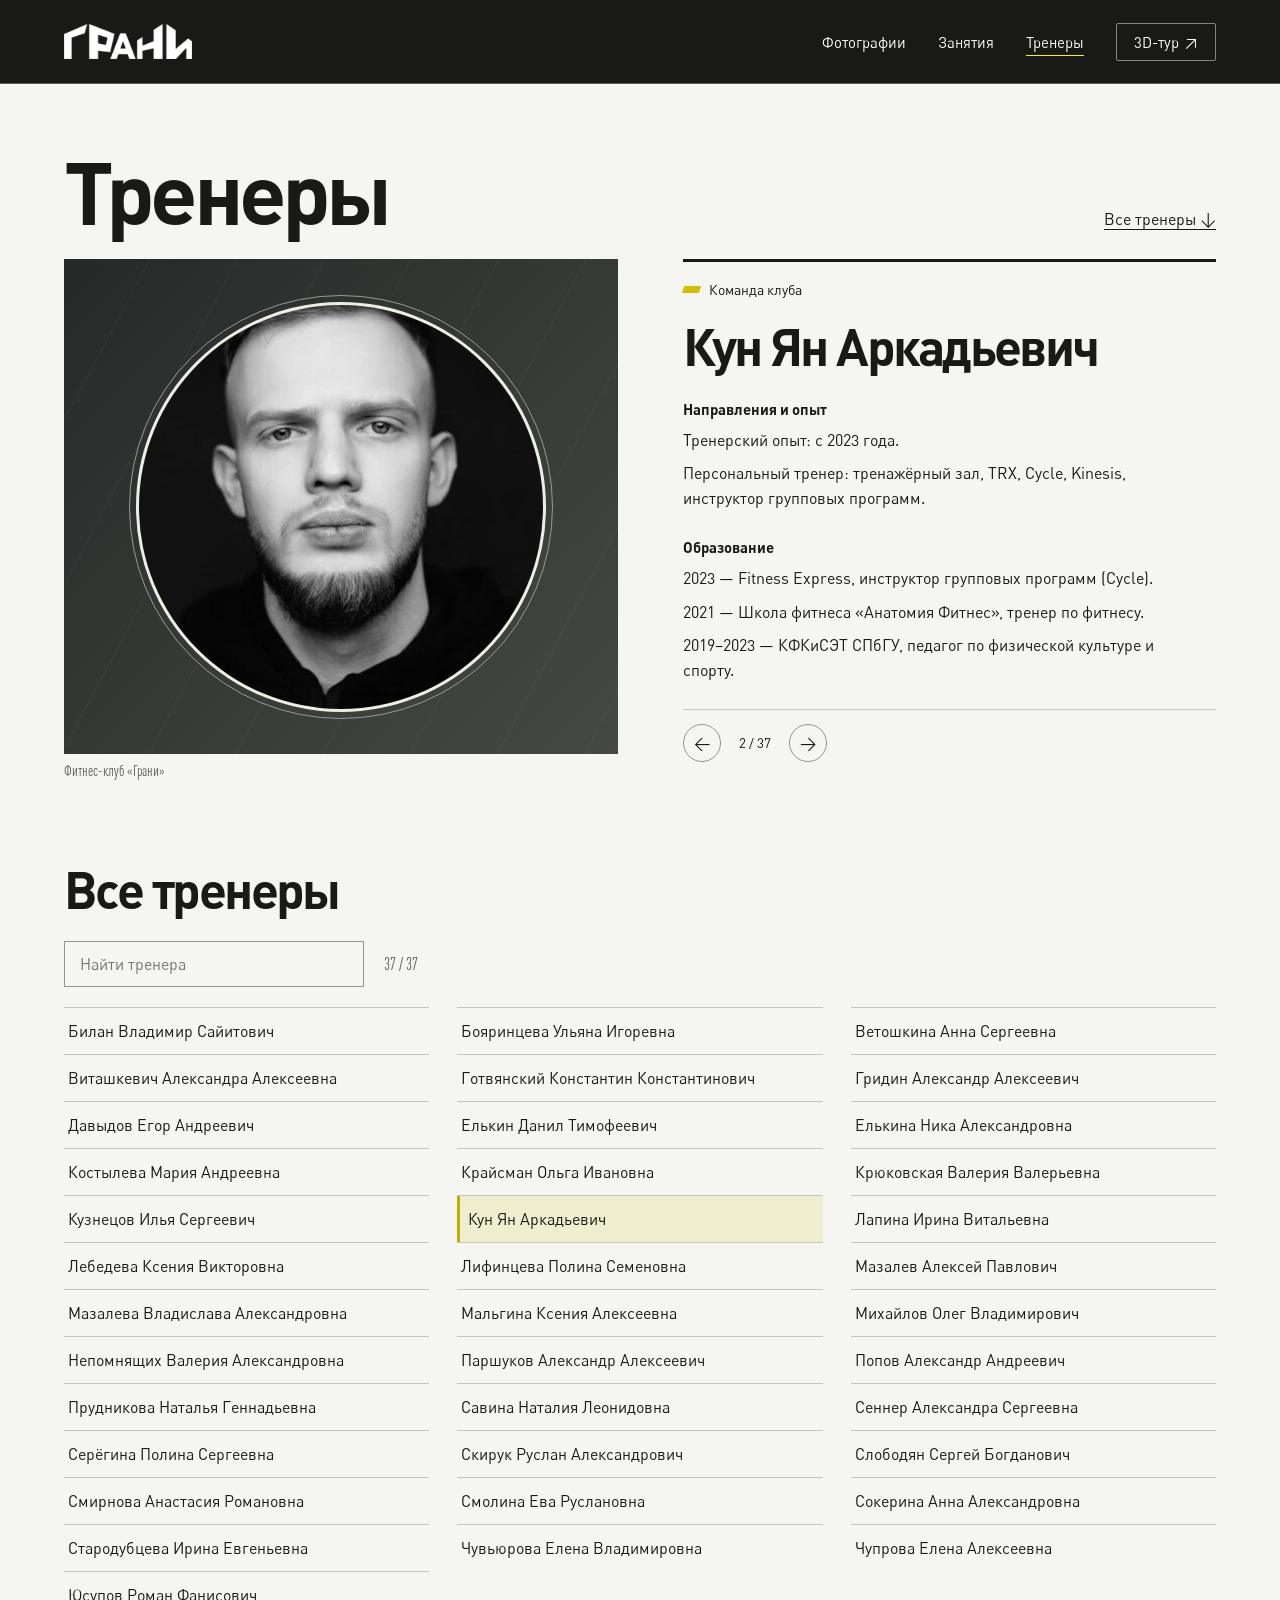
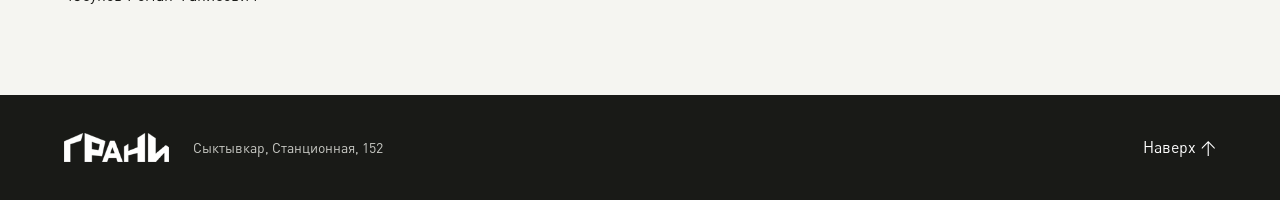
<file: gallery/trainers/index.html>
<!doctype html><html lang="ru"><head><meta charset="utf-8"><meta name="viewport" content="width=device-width,initial-scale=1">
<title>Тренеры — фитнес-клуб «Грани»</title><meta name="theme-color" content="#191a17"><link rel="icon" href="../assets/grani.png">
<link rel="stylesheet" href="../gallery.css"><link rel="stylesheet" href="../directory.css"><script defer src="../directory.js"></script></head>
<body class="directory trainers" data-first="t-2">
<header id="top"><a class="brand" href="../" aria-label="Грани — на главную"><img src="../assets/grani.png" alt="Грани" width="160" height="44"></a><nav aria-label="Разделы клуба"><a href="../#collection">Фотографии</a><a href="../groups/">Занятия</a><a aria-current="page" href="./">Тренеры</a><a class="tour" href="../../">3D-тур ↗</a></nav></header>
<main><div class="mast"><h1>Тренеры</h1><a href="#catalog">Все тренеры ↓</a></div>
<article class="spread" aria-labelledby="subject" tabindex="-1">
<div class="illustration"><div class="mount"></div><small class="caption"></small></div>
<div class="story"><p class="rubric"></p><h2 id="subject"></h2><div class="copy"></div><div class="paging"><button class="previous" aria-label="Предыдущая карточка">←</button><small></small><button class="next" aria-label="Следующая карточка">→</button></div></div>
</article>
<section class="directory-list" id="catalog"><h2>Все тренеры</h2><div class="tools"><label><span>Найти тренера</span><input type="search" placeholder="Найти тренера" autocomplete="off"></label><span class="count" aria-live="polite"></span></div>
<div class="index"><a href="#t-11">Билан Владимир Сайитович</a><a href="#t-16">Бояринцева Ульяна Игоревна</a><a href="#t-20">Ветошкина Анна Сергеевна</a><a href="#t-30">Виташкевич Александра Алексеевна</a><a href="#t-19">Готвянский Константин Константинович</a><a href="#t-7">Гридин Александр Алексеевич</a><a href="#t-34">Давыдов Егор Андреевич</a><a href="#t-26">Елькин Данил Тимофеевич</a><a href="#t-8">Елькина Ника Александровна</a><a href="#t-35">Костылева Мария Андреевна</a><a href="#t-5">Крайсман Ольга Ивановна</a><a href="#t-3">Крюковская Валерия Валерьевна</a><a href="#t-32">Кузнецов Илья Сергеевич</a><a href="#t-2">Кун Ян Аркадьевич</a><a href="#t-21">Лапина Ирина Витальевна</a><a href="#t-9">Лебедева Ксения Викторовна</a><a href="#t-6">Лифинцева Полина Семеновна</a><a href="#t-18">Мазалев Алексей Павлович</a><a href="#t-29">Мазалева Владислава Александровна</a><a href="#t-31">Мальгина Ксения Алексеевна</a><a href="#t-17">Михайлов Олег Владимирович</a><a href="#t-25">Непомнящих Валерия Александровна</a><a href="#t-37">Паршуков Александр Алексеевич</a><a href="#t-15">Попов Александр Андреевич</a><a href="#t-12">Прудникова Наталья Геннадьевна</a><a href="#t-23">Савина Наталия Леонидовна</a><a href="#t-22">Сеннер Александра Сергеевна</a><a href="#t-24">Серёгина Полина Сергеевна</a><a href="#t-27">Скирук Руслан Александрович</a><a href="#t-28">Слободян Сергей Богданович</a><a href="#t-4">Смирнова Анастасия Романовна</a><a href="#t-13">Смолина Ева Руслановна</a><a href="#t-10">Сокерина Анна Александровна</a><a href="#t-1">Стародубцева Ирина Евгеньевна</a><a href="#t-14">Чувьюрова Елена Владимировна</a><a href="#t-33">Чупрова Елена Алексеевна</a><a href="#t-36">Юсупов Роман Фанисович</a></div><p class="empty" hidden>По этому запросу ничего не найдено. Попробуйте другое название или имя.</p></section></main>
<footer><img src="../assets/grani.png" width="105" height="29" alt="Грани"><span>Сыктывкар, Станционная, 152</span><a href="#top">Наверх ↑</a></footer>
<script type="application/json" id="records">[{"id":"t-1","name":"Стародубцева Ирина Евгеньевна","photo":"","initials":"ИС","sections":[["Направления и опыт","Персональный тренер: тренажёрный зал\nТренерский опыт с 2022 года.\nОпыт занятий в тренажёрном зале с 2015 года."],["Образование","2025\nNIKIFOROV TEAM\nМастер-класс «Правила построения тренировочного процесса на дистанции. Техника, нюансы и эффективность упражнений: ягодицы, квадрицепс, бицепс бедра»\n2023\nУчебно-методический центр подготовки специалистов в сфере фитнеса и оздоровительных технологий Body Coach\n«Детский фитнес с 3 до 18 лет»\n2022\nЧОУ ДПО «КОРУС»\nТренер-преподаватель\nНутрициолог\nИнструктор по работе с подвесными конструкциями TRX\nhttps://vk.ru/irina.starodubtsevaa"]]},{"id":"t-2","name":"Кун Ян Аркадьевич","photo":"../assets/directory/b693fd6fbc12d2.webp","initials":"ЯК","sections":[["Направления и опыт","Тренерский опыт: с 2023 года.\nПерсональный тренер: тренажёрный зал, ТRХ, Cycle, Kinesis, инструктор групповых программ."],["Образование","2023 — Fitness Express, инструктор групповых программ (Cycle).\n2021 — Школа фитнеса «Анатомия Фитнес», тренер по фитнесу.\n2019–2023 — КФКиСЭТ СПбГУ, педагог по физической культуре и спорту."]]},{"id":"t-3","name":"Крюковская Валерия Валерьевна","photo":"../assets/directory/ee5012fc2ff09d.webp","initials":"ВК","sections":[["Направления и опыт","Тренерский опыт с 2022 года.\nПрактикует йогу с 2018 года. В настоящее время — по методу Дживамукти."],["Образование","2012–2017 — Гимназия искусств при Главе Республики Коми, специальность «Артист балета».\n2022 — курс «Тренерское дело» Анастасии Завистовской, основателя студии Stretch Me.\n2022 — авторский курс Надежды Шустовой по растяжке для тренеров.\n2023 — курс «Фундамент аэройоги» Екатерины Черепановой.\n2024 — курс «Ягодичные мышцы: методика и биомеханика тренировок» Антонины Андрющенко, платформа Body Coach.\n2024 — курс «МФР в групповом и персональном тренинге» Дмитрия Виноградова, World Class University.\n2025 — курс Елены Волковой «PRO подвздошно-поясничную мышцу».\nhttps://vk.ru/valeriakrukovskaya"]]},{"id":"t-4","name":"Смирнова Анастасия Романовна","photo":"../assets/directory/0dcbd428804abb.webp","initials":"АС","sections":[["Направления и опыт","Тренерский опыт: с 2024 года.\nПерсональные тренировки: художественная гимнастика."],["Достижения","Кандидат в мастера спорта по художественной гимнастике.\nВ профессиональном спорте с 2013 года."],["Образование","2024–2028 — Сыктывкарский государственный университет имени Питирима Сорокина, направление «Физическая культура и спорт».\nhttps://vk.ru/smirnovochka04"]]},{"id":"t-5","name":"Крайсман Ольга Ивановна","photo":"","initials":"ОК","sections":[]},{"id":"t-6","name":"Лифинцева Полина Семеновна","photo":"../assets/directory/35a7562db533e8.webp","initials":"ПЛ","sections":[["Направления и опыт","Тренерский опыт: с 2021 года.\nПерсональные тренировки: детские тренировки, Junior Fit, нейрофитнес, функциональный тренинг."],["Образование","2026–2029 — Национальный социально-педагогический колледж, специальность «Физкультурно-оздоровительная деятельность».\n2020–2023 — Колледж культуры имени В. Т. Чисталёва, специальность «Хореографическое творчество».\nhttps://vk.ru/yamilashkah"]]},{"id":"t-7","name":"Гридин Александр Алексеевич","photo":"../assets/directory/8614104e755588.webp","initials":"АГ","sections":[["Направления и опыт","Тренерский опыт: с 2004 года.\nПерсональные тренировки: сайкл, углублённые дыхательные практики, МФР, Combat."],["Достижения","Мастер спорта России по рукопашному бою."],["Образование","2019 — Les Mills, квалификация «Инструктор BODYCOMBAT».\n2018 — «Искусство движения», квалификация «Инструктор МФР».\n2018 — Институт пилатеса, квалификация «Инструктор постурального тренинга и пилатеса».\n2011 — ООО «AALO», квалификация «Инструктор по сайклу».\n2002 — Сыктывкарский государственный университет имени Питирима Сорокина, специальность «Физическая культура и спорт».\nhttps://vk.ru/id9181184"]]},{"id":"t-8","name":"Елькина Ника Александровна","photo":"../assets/directory/f4a65c55b11678.webp","initials":"НЕ","sections":[["Направления и опыт","Тренерский опыт: с 2018 года.\nПерсональные тренировки: танцевальный микс, баланс, джем."],["Образование","2025 — Национальная лига тренеров, курс «Продвинутое Обучение фитнес-тренера».\n2023 — Национальная лига тренеров, квалификация «Инструктор BODYJAM».\n2021 — Zumba Fitness, квалификация «Инструктор Zumba».\n2021 — Les Mills, квалификация «Инструктор BODYBALANCE».\n2018 — Les Mills, квалификация «Инструктор SH’BAM».\n2012–2016 — Сыктывкарский государственный университет имени Питирима Сорокина, направление «Дефектологическое образование».\nhttps://vk.ru/nika.elkina"]]},{"id":"t-9","name":"Лебедева Ксения Викторовна","photo":"","initials":"КЛ","sections":[]},{"id":"t-10","name":"Сокерина Анна Александровна","photo":"../assets/directory/8b6b3e95da9abf.webp","initials":"АС","sections":[]},{"id":"t-11","name":"Билан Владимир Сайитович","photo":"../assets/directory/fa6aefa88efc37.webp","initials":"ВБ","sections":[["Направления и опыт","Тренерский опыт: с 2000 года.\nПерсональные тренировки: детский бокс."],["Достижения","Кандидат в мастера спорта по боксу.\nКандидат в мастера спорта по рукопашному бою.\nКандидат в мастера спорта по самбо."],["Образование","2016–2019 — Сыктывкарский педагогический колледж, специальность «Физическая культура и спорт».\nhttps://vk.ru/bilan62"]]},{"id":"t-12","name":"Прудникова Наталья Геннадьевна","photo":"../assets/directory/b91e07bf907930.webp","initials":"НП","sections":[["Направления и опыт","Тренерский опыт: с 2011 года.\nПерсональные тренировки: МФР, Комбат, Леди Дэнс, стретчинг, комплексная силовая, «Здоровая спина и суставы»."],["Образование","2026 — ANATOMY STUDY, курс «Динамическая мобилизация и ТБС».\n2023 — ANATOMY STUDY, квалификация «Инструктор МФР».\n2018 — LES MILLS, квалификация «Инструктор BODYCOMBAT».\n2009–2014 — Сыктывкарский государственный университет им. Питирима Сорокина, направление «Физическая культура и спорт».\nhttps://vk.ru/natalyprudnikova"]]},{"id":"t-13","name":"Смолина Ева Руслановна","photo":"../assets/directory/d0735f9102f477.webp","initials":"ЕС","sections":[["Направления и опыт","Тренерский опыт: с 2025 года.\nПерсональный тренер: тренажёрный зал, нейрофитнес, инструктор детского фитнеса."],["Образование","2026 — АНО «НИИДПО», стретчинг.\n2025 — Колледж фитнеса и бодибилдинга имени Бена Вейдера, персональный фитнес-тренер.\n2024–2028 — Сыктывкарский государственный университет имени Питирима Сорокина, направление «Техносферная безопасность и защита в чрезвычайных ситуациях».\n2021–2024 — Сыктывкарский педагогический колледж имени И. А. Куратова, специальность «Коррекционная педагогика в начальном образовании»."]]},{"id":"t-14","name":"Чувьюрова Елена Владимировна","photo":"../assets/directory/b591d52b10c39f.webp","initials":"ЕЧ","sections":[["Направления и опыт","Персональные тренировки: хатха-йога, стретчинг, аэростретчинг.\nТренерский опыт с 2022 года.\nСтаж личной практики — с 2015 года."],["Образование","2022–2023\nАкадемия йоги, Москва\nНаправление «Хатха-йога»\n2022\nОнлайн-школа, Санкт-Петербург\nКурс по йогатерапии\nhttps://vk.ru/id67871733"]]},{"id":"t-15","name":"Попов Александр Андреевич","photo":"../assets/directory/427d8e41607764.webp","initials":"АП","sections":[["Направления и опыт","Тренерский опыт: с 2015 года.\nПерсональные тренировки: тренажёрный зал, TRX, бокс, OMNIA."],["Достижения","Мастер спорта международного класса по пауэрлифтингу (2026).\nМастер спорта международного класса по становой тяге (2023).\nМастер спорта по становой тяге в весовой категории до 66 кг (2023).\nМастер спорта по пауэрлифтингу (2023).\nЧемпион мира по становой тяге (2023).\nАбсолютный чемпион Европы по пауэрлифтингу (2023).\nКандидат в мастера спорта по боксу (2014)."],["Образование","2025–2027 — Сыктывкарский государственный университет имени Питирима Сорокина, направление «Физическая культура: теория и медико-биологические основы».\n2021 — Колледж фитнеса и бодибилдинга имени Бена Вейдера, квалификация «Персональный фитнес-тренер».\n2021–2025 — Сыктывкарский государственный университет имени Питирима Сорокина, направление «Физическая культура и безопасность жизнедеятельности».\nhttps://vk.ru/tank67kg"]]},{"id":"t-16","name":"Бояринцева Ульяна Игоревна","photo":"../assets/directory/1ffcea2be21482.webp","initials":"УБ","sections":[["Направления и опыт","Тренерский опыт: с 2019 года.\nПерсональные тренировки: тренажёрный зал, TRX, сайкл, аквааэробика."],["Достижения","Профессиональное плавание - 10 лет.\nПобедительница и призёрша чемпионатов и первенств Республики Коми по плаванию."],["Образование","2023 — Ассоциация профессионалов фитнеса (FPA), квалификация «Персональный фитнес-тренер».\n2022 — TRX Suspension Training Course, квалификация «Инструктор TRX».\n2021 — Les Mills, обучение по программам группового фитнеса.\n2020 — Aquatic Exercise Association, квалификация «Инструктор по аквааэробике».\n2017–2021 — Сыктывкарский государственный университет имени Питирима Сорокина, направление «Физическая культура и спорт».\nhttps://vk.ru/id43641211"]]},{"id":"t-17","name":"Михайлов Олег Владимирович","photo":"../assets/directory/e9cf94b39cec7a.webp","initials":"ОМ","sections":[["Направления и опыт","Тренерский опыт: с 1988 года.\nПерсональный тренер: цигун."],["Достижения","Кандидат в мастера спорта по лыжным гонкам.\nКандидат в мастера спорта по зимнему многоборью ГТО.\nПервый спортивный разряд по плаванию.\nПервый спортивный разряд по спортивной гимнастике."],["Образование","2020–2026 — Международный колледж акупунктуры, Нидерланды. Дипломированный специалист\n2019 — Повышение квалификации по программе «Инструктор ЛФК (лечебной физической культуры)»\n2017 — Курс «Китайская медицина и оздоровительный цигун»\n2016 — Курс «Цигун Шень Чжи»\n2016 — Курсы по прикладной кинезиологии и спортивной ортопедии в прикладной кинезиологии\n2016 — Институт им. П. Ф. Лесгафта, повышение квалификации по программе «Адаптивная физическая культура и реабилитация»\n1987 — Педагогическое училище № 1, специальность «Учитель физической культуры»\nhttps://vk.ru/olegkinezio"]]},{"id":"t-18","name":"Мазалев Алексей Павлович","photo":"../assets/directory/61a8d006584da3.webp","initials":"АМ","sections":[["Направления и опыт","Тренерский опыт: с 2021 года.\nПерсональные тренировки: плавание, персональные тренировки в бассейне."],["Достижения","Мастер спорта России по плаванию.\nЧемпион Северо-Западного федерального округа по плаванию (2016).\nМногократный победитель и призёр чемпионатов и первенств по плаванию."],["Образование","2017–2022 — Сыктывкарский государственный университет имени Питирима Сорокина, направление «Прикладная информатика».\n2019 — Сыктывкарский государственный университет имени Питирима Сорокина, квалификация «Вожатый»."]]},{"id":"t-19","name":"Готвянский Константин Константинович","photo":"../assets/directory/c3b7eda03a01b3.webp","initials":"КГ","sections":[["Направления и опыт","Тренерский опыт: с 2017 года.\nПерсональные тренировки: обучение плаванию для взрослых и детей, Aqua Pump."],["Достижения","Многократный победитель и призёр чемпионатов и первенств по плаванию."],["Образование","2013–2019 — Сыктывкарский государственный университет имени Питирима Сорокина, направление «Физическая культура и спорт».\n2009–2013 — Сыктывкарский гуманитарно-педагогический колледж имени И. А. Куратова, квалификация «Учитель физической культуры».\nhttps://vk.ru/kostyan1993"]]},{"id":"t-20","name":"Ветошкина Анна Сергеевна","photo":"../assets/directory/7e321e25c09d81.webp","initials":"АВ","sections":[["Направления и опыт","Тренерский опыт: с 2018 года.\nПерсональные тренировки: TRX, Power Tube, женское здоровье, пилатес, МФР."],["Образование","АНО «НИИДПО» — программа «Современные физкультурно-оздоровительные технологии в физическом воспитании», 620 часов, квалификация «Тренер по фитнесу».\nАссоциация профессионалов фитнеса (FPA) — программа «Персональный фитнес-тренер», 360 часов, квалификация «Тренер».\nPostural Restoration Institute (США) — курсы Myokinematic Restoration, Pelvis Restoration, Breathing Restoration.\nCore Exercise Solution (США) — курс Pregnancy and Postpartum Corrective Exercise Specialist, квалификация «Специалист по коррекционной работе во время беременности и послеродовому восстановлению».\nArt of Motion Academy (Швейцария) — программа Slings in Motion, включая модули Anatomy Trains in Motion, Slings Essentials, Slings in Motion I–III, Slings Teaching, 133 часа, квалификация Certified Slings in Motion Teacher.\nСертифицированный преподаватель систем TRX Suspension Training, BOSU Balance Training и Loaded Movement Training.\nСертифицированный инструктор Les Mills International по программам Bodypump, Bodycomba"]]},{"id":"t-21","name":"Лапина Ирина Витальевна","photo":"../assets/directory/9b2062f74bc390.webp","initials":"ИЛ","sections":[["Направления и опыт","Персональный тренер, инструктор групповых программ, инструктор детского фитнеса.\nТренерский опыт: с 2023 года.\nПерсональные тренировки: тренажёрный зал, Ягодицы 3D, Комбат, сайкл, TRX, МФР, Aquapump, стретчинг. Проводит тренировки для взрослых и детей и подростков от 4 до 18 лет."],["Образование","2026 — FITNESS EXPRESS, квалификация «Инструктор сайкла».\n2025 — ANATOMY STUDY, квалификация «Инструктор МФР».\n2025 — Национальная лига тренеров, квалификация «Инструктор Комбат».\n2024 — Колледж фитнеса и бодибилдинга им. Бена Вейдера, квалификация «Инструктор фитнеса, бодибилдинга и оздоровительной физической культуры».\n2023 — Центральная академия профессиональной переподготовки и повышения квалификации кадров, квалификация «Инструктор нейрофитнеса».\n2020–2025 — Вятский государственный университет, направление «Физическая культура и спорт».\nhttps://vk.ru/lapina_irinaa"]]},{"id":"t-22","name":"Сеннер Александра Сергеевна","photo":"../assets/directory/0e301cf2629866.webp","initials":"АС","sections":[["Направления и опыт","Тренерский опыт: с 2012 года.\nПерсональные тренировки: бассейн.\nКвалификация: тренер высшей категории."],["Достижения","Тренер высшей категории.\nМногократный победитель и призёр чемпионатов и первенств по плаванию."],["Образование","2014–2019 — Сыктывкарский государственный университет им. Питирима Сорокина, направление «Физическая культура и спорт».\n2010–2014 — Сыктывкарский гуманитарно-педагогический колледж им. И.А. Куратова, квалификация «Учитель физической культуры».\nhttps://vk.ru/id42245974"]]},{"id":"t-23","name":"Савина Наталия Леонидовна","photo":"../assets/directory/3745246db5a800.webp","initials":"НС","sections":[["Направления и опыт","Тренерский опыт: с 2007 года.\nПерсональные тренировки: йога, йога в гамаках, пилатес.\nРегулярно повышает квалификацию на ежегодных семинарах по йоге Айенгара у ведущих преподавателей России и зарубежья."],["Образование","2022–2023 — Polestar Pilates. Инструктор по направлению «Пилатес».\n2019 — обучение по направлению «Йога в гамаках».\n2018 — Ramamani Iyengar Memorial Yoga Institute (Индия). Преподаватель йоги Айенгара, Introductory Level II.\n2014–2017 — Академия классической йоги «Экаграта». Преподаватель йоги Айенгара.\nhttps://vk.ru/sava_nata888"]]},{"id":"t-24","name":"Серёгина Полина Сергеевна","photo":"../assets/directory/6f3cd541c6d5cd.webp","initials":"ПС","sections":[["Направления и опыт","Тренерский опыт: с 2024 года.\nПерсональные тренировки: тренажёрный зал."],["Достижения","В спорте с 3-х лет.\nБолее 14 лет занималась танцами."],["Образование","2025 — Колледж фитнеса и бодибилдинга имени Бена Вейдера, квалификация «Персональный фитнес-тренер».\n2023–2027 — Сыктывкарский государственный университет имени Питирима Сорокина, направление «Физическая культура и спорт».\nhttps://vk.ru/sereginapolinaa"]]},{"id":"t-25","name":"Непомнящих Валерия Александровна","photo":"../assets/directory/7532c310dd9f11.webp","initials":"ВН","sections":[["Направления и опыт","Групповые программы: степ-аэробика, латина, хип-хоп, леди стайл.\nТренерский опыт — с 2019 года."],["Достижения","2018 — 3-е место на чемпионате мира HIP HOP UNITE, Нидерланды\n2017 — 3-е место на чемпионате мира HIP HOP UNITE, Нидерланды\n2016 — 1-е место на танцевальных соревнованиях Street Competitions, Россия\n2014 — 8-е место на чемпионате мира HIP HOP UNITE, Чехия"],["Образование","2003–2019 СДЮСШОР «Юность» - Спортивная подготовка.\n2015–2019 - Сыктывкарский гуманитарно-педагогический колледж им. И. А. Куратова. Специальность «Учитель физической культуры».\n2025 - Сертификат «Базовый курс тренера групповых программ».\nhttps://vk.ru/id484505848"]]},{"id":"t-26","name":"Елькин Данил Тимофеевич","photo":"../assets/directory/98644accf84545.webp","initials":"ДЕ","sections":[["Направления и опыт","Тренерский опыт: с 2024 года.\nПерсональные тренировки: бассейн.\nСпортивный опыт: профессионально занимается плаванием с 2009 года."],["Достижения","Кандидат в мастера спорта по плаванию.\nМногократный победитель и призёр чемпионатов и первенств по плаванию."],["Образование","2023–2027 — Сыктывкарский государственный университет им. Питирима Сорокина, направление «Физическая культура и спорт».\nhttps://vk.ru/d.elkin5"]]},{"id":"t-27","name":"Скирук Руслан Александрович","photo":"../assets/directory/0f9ba079a3001a.webp","initials":"РС","sections":[["Направления и опыт","Тренерский опыт: с 2006 года.\nПерсональные тренировки: тренажёрный зал, сайкл, TRX, Step Pro, Zumba, Kinesis, TRX Rip."],["Образование","2026 — Fitness Consulting, курс «Аэробика. Продвинутый уровень».\n2025 — Polestar, квалификация «Инструктор пилатеса».\n2019 — «Ростфит», квалификация «Инструктор аквафитнеса».\n2017 — TRX Training, квалификация «Инструктор TRX».\n2015 — Zumba Fitness, квалификация «Инструктор Zumba».\n2012 — Ассоциация профессионалов фитнеса, квалификация «Фитнес-директор».\n2009 — Fitness Express, квалификация «Инструктор аэробики и степ-аэробики».\n2007 — Федерация аэробики России, квалификация «Инструктор по аэробике II уровня и степ-аэробике».\n2007 — Wellcom Wellness Company, квалификация «Инструктор Cycle и Cycle Pro».\nhttps://vk.ru/id4915795"]]},{"id":"t-28","name":"Слободян Сергей Богданович","photo":"../assets/directory/a5ffe7270f627c.webp","initials":"СС","sections":[["Направления и опыт","Тренерский опыт с 1996 года.\nНаправление: тяжёлая атлетика. Подготовил спортсменов уровня кандидата в мастера спорта и массовых спортивных разрядов.\nСпортивная карьера с 1992 по 2007 год."],["Достижения","Мастер спорта России по тяжёлой атлетике."],["Образование","Образование и повышение квалификации:\n2025 — СЦ «Стратег», курс «Тренер базовой группы».\n1999–2004 — Сыктывкарский государственный университет, специальность «Бухгалтерский учёт, анализ и аудит», квалификация «Экономист».\nПрофессиональная деятельность:\nС 2017 года — директор Федерации тяжёлой атлетики Республики Коми.\n1996–1999 — спортсмен-инструктор Министерства спорта Республики Коми.\nhttps://vk.ru/sergslob1982"]]},{"id":"t-29","name":"Мазалева Владислава Александровна","photo":"../assets/directory/e064056ed31cb9.webp","initials":"ВМ","sections":[]},{"id":"t-30","name":"Виташкевич Александра Алексеевна","photo":"../assets/directory/6a5fdeab5d2615.webp","initials":"АВ","sections":[["Направления и опыт","Тренерский опыт: с 2024 года.\nПерсональные тренировки: тренажёрный зал, плавание, персональные тренировки в бассейне."],["Достижения","Кандидат в мастера спорта по жиму лёжа (2025).\nМногократный победитель и призёр чемпионатов и первенств по плаванию."],["Образование","2025 — Колледж фитнеса и бодибилдинга имени Бена Вейдера, квалификация «Инструктор фитнеса и тренажёрного зала».\n2023–2027 — Сыктывкарский государственный университет имени Питирима Сорокина, направление «Физическая культура и спорт»."]]},{"id":"t-31","name":"Мальгина Ксения Алексеевна","photo":"../assets/directory/d0a66a95f7b1e5.webp","initials":"КМ","sections":[["Направления и опыт","Тренерский опыт: с 2025 года.\nПерсональный тренер: тренажёрный зал, Pump, инструктор детского фитнеса, инструктор групповых программ."],["Образование","2026 — Anatomy Study, миофасциальный релиз и стретчинг.\n2025 — Национальная лига тренеров, инструктор Pump.\n2025 — Колледж фитнеса и бодибилдинга имени Бена Вейдера, персональный фитнес-тренер.\n2023–2028 — Сыктывкарский государственный университет имени Питирима Сорокина, направление «Физическая культура и безопасность жизнедеятельности»."]]},{"id":"t-32","name":"Кузнецов Илья Сергеевич","photo":"../assets/directory/80af276ee32963.webp","initials":"ИК","sections":[["Направления и опыт","Тренерский опыт: с 2022 года.\nПерсональные тренировки: тренажёрный зал, TRX, OMNIA."],["Достижения","Кандидат в мастера спорта по пауэрлифтингу."],["Образование","2022 — Ассоциация профессионалов фитнеса (FPA), квалификация «Персональный фитнес-тренер».\n2019–2023 — Сыктывкарский государственный университет имени Питирима Сорокина, направление «Физическая культура и спорт».\nhttps://vk.ru/kuznetsovilya_11"]]},{"id":"t-33","name":"Чупрова Елена Алексеевна","photo":"../assets/directory/734a0de3e2ef9c.webp","initials":"ЕЧ","sections":[["Направления и опыт","Тренерский опыт: с 2024 года.\nПерсональные тренировки: тренажёрный зал."],["Образование","2019–2024 — Сыктывкарский государственный университет им. Питирима Сорокина, направление «Физическая культура и спорт».\nhttps://vk.ru/lukinka505"]]},{"id":"t-34","name":"Давыдов Егор Андреевич","photo":"","initials":"ЕД","sections":[["Направления и опыт","Тренерский опыт: с 2022 года.\nПерсональные тренировки: тренажёрный зал, TRX, OMNIA."],["Достижения","Кандидат в мастера спорта по пауэрлифтингу."],["Образование","2022 — Ассоциация профессионалов фитнеса (FPA), квалификация «Персональный фитнес-тренер».\n2019–2023 — Сыктывкарский государственный университет имени Питирима Сорокина, направление «Физическая культура и спорт».\nhttps://vk.ru/kuznetsovilya_11"]]},{"id":"t-35","name":"Костылева Мария Андреевна","photo":"../assets/directory/c5853352c4d91c.webp","initials":"МК","sections":[["Направления и опыт","Фитнес-директор.\nТренерский опыт: с 2021 года.\nПерсональный тренер: тренажёрный зал, TRX, PUMP, МФР, OMNIA, Kinesis, инструктор групповых программ."],["Образование","2026 — Anatomy Study, курс «Стретчинг».\n2025 — Anatomy Study, курс «Миофасциальный релиз».\n2024 — Fitness Management School, курс «Фитнес-директор».\n2021 — Ассоциация профессионалов фитнеса (FPA), квалификация «Персональный фитнес-тренер».\n2017–2021 — Сыктывкарский государственный университет имени Питирима Сорокина."]]},{"id":"t-36","name":"Юсупов Роман Фанисович","photo":"../assets/directory/34bbf0745110d4.webp","initials":"РЮ","sections":[["Направления и опыт","Тренерский опыт: с 2014 года.\nПерсональные тренировки: бассейн."],["Достижения","Мастер спорта по плаванию.\nМногократный победитель и призёр чемпионатов и первенств по плаванию."],["Образование","2016–2020 — Чурапчинский государственный институт физической культуры и спорта, квалификация «Преподаватель физической культуры».\nhttps://vk.ru/icemanswimm"]]},{"id":"t-37","name":"Паршуков Александр Алексеевич","photo":"../assets/directory/39101339fed571.webp","initials":"АП","sections":[["Направления и опыт","Тренерский опыт: с 2018 года.\nПерсональные тренировки: обучение плаванию детей и взрослых, адаптивное плавание, гидрореабилитация, персональные тренировки в бассейне."],["Достижения","Первый взрослый разряд по плаванию.\nМногократный победитель и призёр чемпионатов и первенств по плаванию."],["Образование","2020 — АНО ДПО «НАДПО». Адаптивная физическая культура и спорт: теория и методика гидрореабилитации.\n2010–2015 — Сыктывкарский государственный университет имени Питирима Сорокина, специальность «Физическая культура и безопасность жизнедеятельности»."]]}]</script></body></html>
</file>
<file: gallery/gallery.css>
@font-face{font-family:DIN;src:url(assets/DINPro.woff) format("woff");font-display:swap}
@font-face{font-family:DIN;src:url(assets/DINPro-Bold.woff) format("woff");font-weight:700;font-display:swap}
@font-face{font-family:DINCond;src:url(assets/DINPro-Cond.woff) format("woff");font-display:swap}
:root{--ink:#191a17;--acid:#fff100;--paper:#f6f6f2;--edge:clamp(20px,5vw,88px);font-family:DIN,Arial,sans-serif;color:var(--ink);background:var(--paper);scroll-behavior:smooth}
*{box-sizing:border-box}body,p,h1,h2,figure{margin:0}a{color:inherit;text-decoration:none}button{font:inherit;color:inherit;background:none;border:0;cursor:pointer}a:focus-visible,button:focus-visible{outline:3px solid #9a8100;outline-offset:4px}img{display:block}button:disabled{opacity:.4}[hidden]{display:none!important}
header{position:absolute;inset:0 0 auto;z-index:2;height:84px;display:flex;align-items:center;justify-content:space-between;margin-inline:var(--edge);border-bottom:1px solid #ffffff4b;color:white}
.brand img{width:clamp(108px,10vw,150px);height:auto}nav{display:flex;align-items:center;gap:32px}nav a{font-size:15px}nav .tour{border:1px solid #ffffff78;padding:9px 17px;border-radius:2px}nav span{margin-left:8px}
.hero{isolation:isolate;position:relative;min-height:570px;height:min(88svh,950px);color:white;background:#191e1e;display:flex;align-items:flex-end;justify-content:space-between;padding:120px var(--edge) clamp(36px,5vw,80px);gap:26px}
.covers,.cover,.covers:after{position:absolute;inset:0;width:100%;height:100%}.covers{z-index:-1;overflow:hidden}.cover{object-fit:cover;object-position:50% 37%;opacity:0;transform:scale(1.035);transition:opacity .7s,transform 1.2s}.cover.visible{opacity:1;transform:none}.covers:after{content:"";background:linear-gradient(90deg,#060b099c,transparent 68%),linear-gradient(0deg,#0609078a,transparent 46%,#05090612 77%,#090b094d)}
.location{display:flex;align-items:center;gap:10px;font-size:clamp(13px,1.1vw,18px)}.location i{height:8px;width:8px;background:var(--acid);transform:skewY(-17deg)}
h1{font-weight:700;font-size:clamp(90px,10.2vw,176px);letter-spacing:-.079em;line-height:.82;margin:24px 0 35px}h1 span{color:var(--acid)}.to-collection{display:inline-flex;align-items:center;gap:32px;border-bottom:1px solid #ffffffab;padding-bottom:9px}.to-collection span{color:var(--acid)}
.reel{width:clamp(210px,20vw,320px)}.progress{display:flex;gap:4px}.progress i{height:2px;flex:1;background:#ffffff65}.progress .active{background:var(--acid)}.transport,.viewer-bar{display:flex;align-items:center;gap:8px}.transport{margin-top:15px}.transport p{flex:1}.transport small{display:block;color:#edece6;font:15px DINCond,sans-serif;letter-spacing:.07em}.transport strong{font-size:19px}.transport button,.viewer-bar button,.close{border:1px solid #ffffff88;width:40px;height:40px;border-radius:50%;font-size:20px;color:white}.transport button:hover,.viewer-bar button:hover,.close:hover{background:white;color:#161716}
.collection{padding:clamp(46px,7vw,100px) var(--edge) 90px;max-width:1900px;margin:auto}.collection-head{display:flex;align-items:baseline;gap:16px}.collection h2{font-size:clamp(44px,6vw,90px);line-height:1;letter-spacing:-.065em}.total{font:18px DINCond,sans-serif;color:#656760}
.filters{display:flex;flex-wrap:wrap;gap:6px;margin:26px 0 34px;border-top:1px solid #c6c6bd;padding-top:17px}.filters button{border-radius:2px;padding:8px 15px}.filters [aria-pressed=true]{background:var(--ink);color:white}.filters button:hover{box-shadow:inset 0 -2px var(--acid)}
.grid{display:grid;grid-template-columns:repeat(12,minmax(0,1fr));gap:clamp(24px,4vw,66px) clamp(18px,3vw,58px);align-items:end}.shot{grid-column:span 7}.shot:nth-child(4n+2),.shot:nth-child(4n+3){grid-column:span 5}.shot a{display:block;position:relative;overflow:hidden;background:#ddd}.shot img{width:100%;aspect-ratio:1.48;object-fit:cover;transition:transform .8s cubic-bezier(.2,.7,.2,1)}.shot:nth-child(4n+2) img,.shot:nth-child(4n+3) img{aspect-ratio:1.12}.shot a:hover img,.shot a:focus-visible img{transform:scale(1.045)}.zoom{position:absolute;right:13px;bottom:13px;background:var(--paper);height:33px;width:33px;display:grid;place-items:center;border-radius:50%}figcaption{display:flex;align-items:baseline;justify-content:space-between;gap:12px;padding-top:10px}figcaption b{font-size:clamp(22px,2.2vw,38px);letter-spacing:-.04em}figcaption span{color:#5f615c}.grid.filtered .shot{grid-column:span 6}.grid.filtered img{aspect-ratio:1.35}
footer{background:var(--ink);color:white;display:flex;align-items:center;gap:24px;padding:38px var(--edge)}footer span{color:#c8c9c4;font-size:14px}footer a{margin-left:auto}
dialog{background:#141512;color:white;border:0;max-width:none;max-height:none;width:100%;height:100dvh;padding:0}dialog::backdrop{background:#141512}.viewer{height:100%;padding:50px var(--edge) 20px;display:grid;grid-template-rows:minmax(0,1fr) auto;justify-items:center;gap:12px}.full{width:100%;height:100%;object-fit:contain}.close{position:absolute;right:18px;top:9px;background:#171817}.viewer-bar{width:min(880px,100%)}.viewer-bar span{margin-left:auto;color:#b7b8af}
.intro{position:fixed;inset:0;z-index:10;isolation:isolate}.metal{position:absolute;inset:0;background:repeating-linear-gradient(178deg,transparent 0 2px,#2c303412 3px,transparent 4px),radial-gradient(ellipse at 35% 26%,#83888c 0%,#43464a 47%,#1e2023 88%)}.metal:before{content:"";position:absolute;inset:0;background-image:url(assets/steel.jpg);mix-blend-mode:soft-light;opacity:.8}.die,.travel{position:absolute;width:min(60vw,590px);top:50%;left:50%;transform:translate(-50%,-50%)}.die svg{display:block;overflow:visible}.void{fill:#0e1012;opacity:0;fill-rule:evenodd}.slug{fill:url(#steel);fill-rule:evenodd;opacity:0;transform-box:fill-box;transform-origin:50% 70%}.cut{fill:none;stroke:#ff3826;stroke-width:.52;filter:drop-shadow(0 0 .65px #ff210d)}.laser{filter:drop-shadow(0 0 1px #fd351b)}.beam{stroke:#ff5e4b;stroke-width:.28;fill:none}.sparks path{stroke:#ffb366;stroke-width:.24}.travel{height:auto;opacity:0;transform-origin:0 0}.skip{position:absolute;bottom:6%;right:var(--edge);color:white;font-size:15px}.skip span{margin-left:12px}body.playing{overflow:hidden}.playing .brand{visibility:hidden}
@media(max-width:700px){header{height:64px}nav{gap:15px}nav a{font-size:13px}nav .tour{padding:6px 9px}.hero{min-height:570px;height:86svh;display:grid;align-content:end;gap:32px;padding-bottom:24px}.cover{object-position:58% center}.hero-copy h1{font-size:clamp(80px,16vw,112px);margin:19px 0 25px}.reel{width:100%}.transport{margin-top:8px}.transport p{display:flex;align-items:center;gap:12px}.transport button{height:36px;width:36px}.grid,.grid.filtered{display:block}.shot{margin-bottom:30px}.shot img{aspect-ratio:1.45}.shot:nth-child(4n+2) img{aspect-ratio:1.02}.collection{padding-bottom:28px}.filters{gap:2px}.filters button{padding:9px 8px;font-size:14px}footer{flex-wrap:wrap;gap:12px}footer span{order:3;width:100%}.die,.travel{width:75vw}}
.seam{stroke:#1b1b1e;stroke-width:.68;fill:none;filter:drop-shadow(0 .35px .14px #b7b5af)}
.front-light{position:absolute;inset:0;width:100%;height:100%;pointer-events:none;mix-blend-mode:screen}.front-light .aura{fill:#ff2010;opacity:.16;filter:blur(9px)}.front-light .shaft{fill:url(#shaft);filter:drop-shadow(0 0 5px #fb231b)}.front-light .ray-core{fill:#ff9383;opacity:.88}
.metal:after{content:"";position:absolute;inset:clamp(12px,3vw,48px);border:1px solid #9da3a238;box-shadow:0 1px 1px #16191c8c,inset 0 1px 1px #1c1d213d;pointer-events:none;background:radial-gradient(circle at 12px 12px,#303338 0 2px,#aaa9a6 3px,transparent 4px),radial-gradient(circle at calc(100% - 12px) 12px,#303338 0 2px,#aaa9a6 3px,transparent 4px),radial-gradient(circle at 12px calc(100% - 12px),#303338 0 2px,#aaa9a6 3px,transparent 4px),radial-gradient(circle at calc(100% - 12px) calc(100% - 12px),#303338 0 2px,#aaa9a6 3px,transparent 4px)}
@media(max-width:620px){header,.directory header{height:84px;flex-wrap:wrap;align-content:center;row-gap:7px}header .brand img{width:88px}header nav{width:100%;gap:0;justify-content:space-between}header nav .tour{padding:2px 7px}}
h1{letter-spacing:-.055em}
@media(max-width:700px){.hero{grid-template-columns:minmax(0,1fr)}}
@media(prefers-reduced-motion:reduce){:root{scroll-behavior:auto}*,*:before,*:after{animation-duration:.01ms!important;transition-duration:.01ms!important}}
</file>
<file: gallery/directory.css>
.directory{background:#f5f5f1}.directory header{position:relative;margin:0;padding:0 var(--edge);background:var(--ink)}
.directory nav [aria-current]{text-decoration:underline;text-decoration-color:var(--acid);text-underline-offset:7px}
.mast,.spread,.directory-list{max-width:1650px;margin-inline:auto;padding-inline:var(--edge)}
.mast{display:flex;align-items:baseline;justify-content:space-between;gap:18px;padding-top:clamp(36px,5vw,75px);padding-bottom:26px}
.mast h1{color:var(--ink);font-size:clamp(46px,6.8vw,110px);letter-spacing:-.055em;line-height:.98;margin:0}.mast a{border-bottom:1px solid;white-space:nowrap}
.spread{display:grid;grid-template-columns:minmax(0,1.04fr) minmax(0,1fr);gap:clamp(28px,5.1vw,92px);align-items:start;scroll-margin-top:14px;outline:0}
.illustration{position:sticky;top:16px}.mount{width:100%;aspect-ratio:1.12;background:#d5d5cc}.mount img{width:100%;height:100%;object-fit:cover}
.caption{display:block;font:15px DINCond,sans-serif;color:#5c5c54;margin:8px 0 0}
.trainers .mount{display:grid;place-items:center;background:linear-gradient(135deg,#252a29,#454943);overflow:hidden;position:relative;isolation:isolate}
.trainers .mount:before{content:'';position:absolute;z-index:-1;inset:0;background:repeating-linear-gradient(118deg,transparent 0 75px,#e3e5d70e 76px,transparent 77px)}
.trainers .mount img,.trainers .mount span{width:74%;height:auto;aspect-ratio:1;object-fit:cover;object-position:center 30%;border-radius:50%;border:3px solid #eeede2;outline:1px solid #979b91;outline-offset:6px;background:#dddcd4}
.trainers .mount span{display:grid;place-items:center;font:700 clamp(60px,8vw,120px) DIN,sans-serif;color:#373c37}
.story{border-top:3px solid var(--ink);padding-top:19px}.rubric{font-size:14px;display:flex;align-items:center;gap:9px}.rubric:before{content:'';display:block;width:17px;height:7px;background:#d1bf00;transform:skew(-20deg)}
.story h2{font-size:clamp(33px,4vw,70px);letter-spacing:-.05em;line-height:1.02;overflow-wrap:anywhere;margin:22px 0}
.copy{line-height:1.55;font-size:clamp(16px,1.25vw,21px);max-width:65ch;overflow-wrap:anywhere}.copy h3{font-size:15px;margin:25px 0 7px}.copy p+p{margin-top:.55em}
.paging{display:flex;align-items:center;gap:18px;border-top:1px solid #c8c8bf;margin-top:26px;padding:14px 0}.paging button{border:1px solid #93958e;height:38px;width:38px;border-radius:50%}.paging button:hover{background:var(--acid)}
.directory-list{padding-block:clamp(52px,6vw,95px)}.directory-list h2{font-size:clamp(35px,4vw,66px);letter-spacing:-.05em}.tools{display:flex;align-items:center;gap:20px;margin:20px 0}.tools input{font:inherit;padding:12px 15px;border:1px solid #94968c;background:transparent;min-width:min(300px,65vw);border-radius:0}.tools label span{position:absolute;clip-path:inset(50%);width:1px;height:1px;overflow:hidden}.count{color:#62645c;font:17px DINCond,sans-serif}
.index{display:grid;grid-template-columns:repeat(3,minmax(0,1fr));column-gap:28px}.index a{padding:13px 4px;border-top:1px solid #c4c6bc;overflow-wrap:anywhere;line-height:1.25}.index a:hover,.index [aria-current]{background:#efeecf}.index [aria-current]{box-shadow:inset 3px 0 #bbb000;padding-left:11px}
@media(max-width:720px){.mast{align-items:start;flex-direction:column}.spread{grid-template-columns:1fr;gap:18px}.illustration{position:static}.mount{aspect-ratio:1.58}.trainers .mount img,.trainers .mount span{width:auto;height:80%}.index{grid-template-columns:repeat(2,minmax(0,1fr));gap:0 15px}.story h2{margin:14px 0}.directory-list{padding-top:44px}}
@media(max-width:430px){.index{grid-template-columns:1fr}}
@media(max-width:720px){.spread{grid-template-columns:minmax(0,1fr)}.trainers .mount img,.trainers .mount span{width:49%;height:auto}}
</file>
